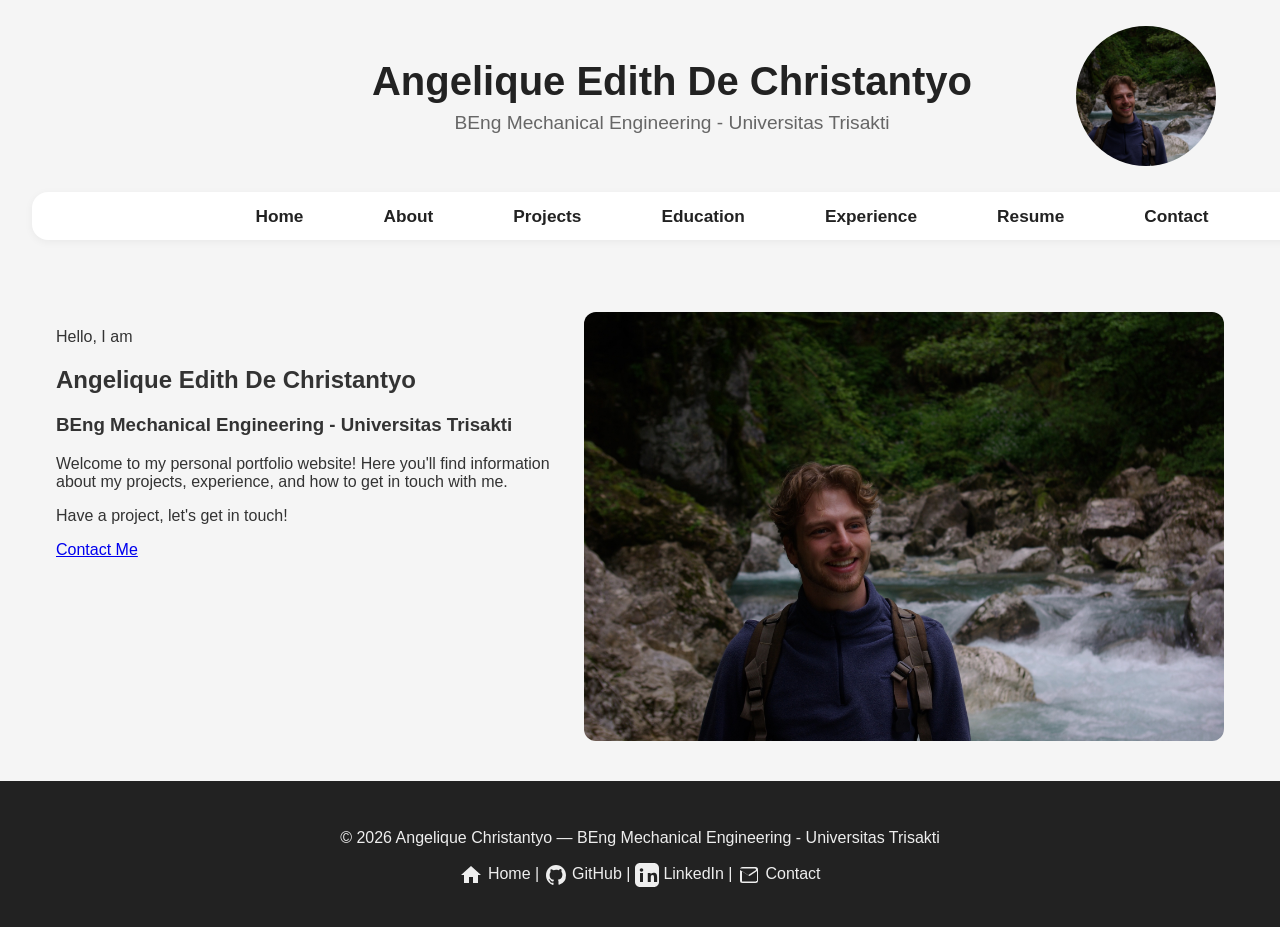
<file: index.html>
<!DOCTYPE html>
<html lang="en">
<head>
  <meta charset="UTF-8">
  <meta name="viewport" content="width=device-width, initial-scale=1.0">
  <title>Homepage</title>
  <link rel="stylesheet" href="style.css">
</head>
<body>
 <div id="site-header"></div>
  <script src="include.js"></script>
  <div class="presentation">
    <div class="intro-text">
      <p>Hello, I am</p>
      <h2>Angelique Edith De Christantyo</h2>
      <h3>BEng Mechanical Engineering - Universitas Trisakti</h3>
      <p>Welcome to my personal portfolio website! Here you'll find information about my projects, experience, and how to get in touch with me.</p>
      <p>Have a project, let's get in touch!</p>
      <a href="contact.html" class="contact-btn">Contact Me</a>

    </div>
    <img class="profile-pic" src="assets/pictures/pp.jpg" alt="Alexandre Allonas profile photo">
  </div>
  <footer class="site-footer">
    <p>© 2026 Angelique Christantyo &mdash; BEng Mechanical Engineering - Universitas Trisakti</p>
    <p>
      <a href="index.html" class="footer-link">
        <svg width="24" height="24" fill="currentColor" viewBox="0 0 24 24" style="vertical-align:middle;"><path d="M10 20v-6h4v6h5v-8h3L12 3 2 12h3v8z"/></svg>
        <span class="footer-link-text">Home</span>
      </a> |
      <a href="https://github.com/Cyanpileed" target="_blank" class="footer-link">
        <svg width="24" height="24" fill="currentColor" viewBox="0 0 24 24" style="vertical-align:middle;"><path d="M12 2C6.48 2 2 6.58 2 12.26c0 4.5 2.87 8.32 6.84 9.67.5.09.68-.22.68-.48 0-.24-.01-.87-.01-1.7-2.78.62-3.37-1.36-3.37-1.36-.45-1.18-1.1-1.5-1.1-1.5-.9-.63.07-.62.07-.62 1 .07 1.53 1.05 1.53 1.05.89 1.56 2.34 1.11 2.91.85.09-.66.35-1.11.63-1.37-2.22-.26-4.56-1.14-4.56-5.07 0-1.12.39-2.03 1.03-2.75-.1-.26-.45-1.3.1-2.7 0 0 .84-.28 2.75 1.05A9.38 9.38 0 0 1 12 6.84c.85.004 1.71.12 2.51.35 1.91-1.33 2.75-1.05 2.75-1.05.55 1.4.2 2.44.1 2.7.64.72 1.03 1.63 1.03 2.75 0 3.94-2.34 4.81-4.57 5.07.36.32.68.94.68 1.9 0 1.37-.01 2.47-.01 2.81 0 .27.18.58.69.48A10.01 10.01 0 0 0 22 12.26C22 6.58 17.52 2 12 2z"/></svg>
        <span class="footer-link-text">GitHub</span>
      </a> |
      <a href="https://linkedin.com/in/edithdchrst/" target="_blank" class="footer-link">
        <svg width="24" height="24" fill="currentColor" viewBox="0 0 24 24" style="vertical-align:middle;"><path d="M19 0h-14c-2.76 0-5 2.24-5 5v14c0 2.76 2.24 5 5 5h14c2.76 0 5-2.24 5-5v-14c0-2.76-2.24-5-5-5zm-11 19h-3v-9h3v9zm-1.5-10.28c-.97 0-1.75-.79-1.75-1.75s.78-1.75 1.75-1.75 1.75.79 1.75 1.75-.78 1.75-1.75 1.75zm15.5 10.28h-3v-4.5c0-1.08-.02-2.47-1.5-2.47-1.5 0-1.73 1.17-1.73 2.39v4.58h-3v-9h2.89v1.23h.04c.4-.75 1.38-1.54 2.84-1.54 3.04 0 3.6 2 3.6 4.59v4.72z"/></svg>
        <span class="footer-link-text">LinkedIn</span>
      </a> |
      <a href="contact.html" class="footer-link">
        <svg width="24" height="24" fill="currentColor" viewBox="0 0 24 24" style="vertical-align:middle;"><path d="M21 6.5a2.5 2.5 0 0 0-2.5-2.5h-13A2.5 2.5 0 0 0 3 6.5v11A2.5 2.5 0 0 0 5.5 20h13a2.5 2.5 0 0 0 2.5-2.5v-11zm-2.5-.5a.5.5 0 0 1 .5.5v.379l-8 5.333-8-5.333V6a.5.5 0 0 1 .5-.5h15zm.5 12a.5.5 0 0 1-.5.5h-13a.5.5 0 0 1-.5-.5V8.121l7.5 5 7.5-5V18z"/></svg>
        <span class="footer-link-text">Contact</span>
      </a>
    </p>
  </footer>
</body>
</html>
</file>
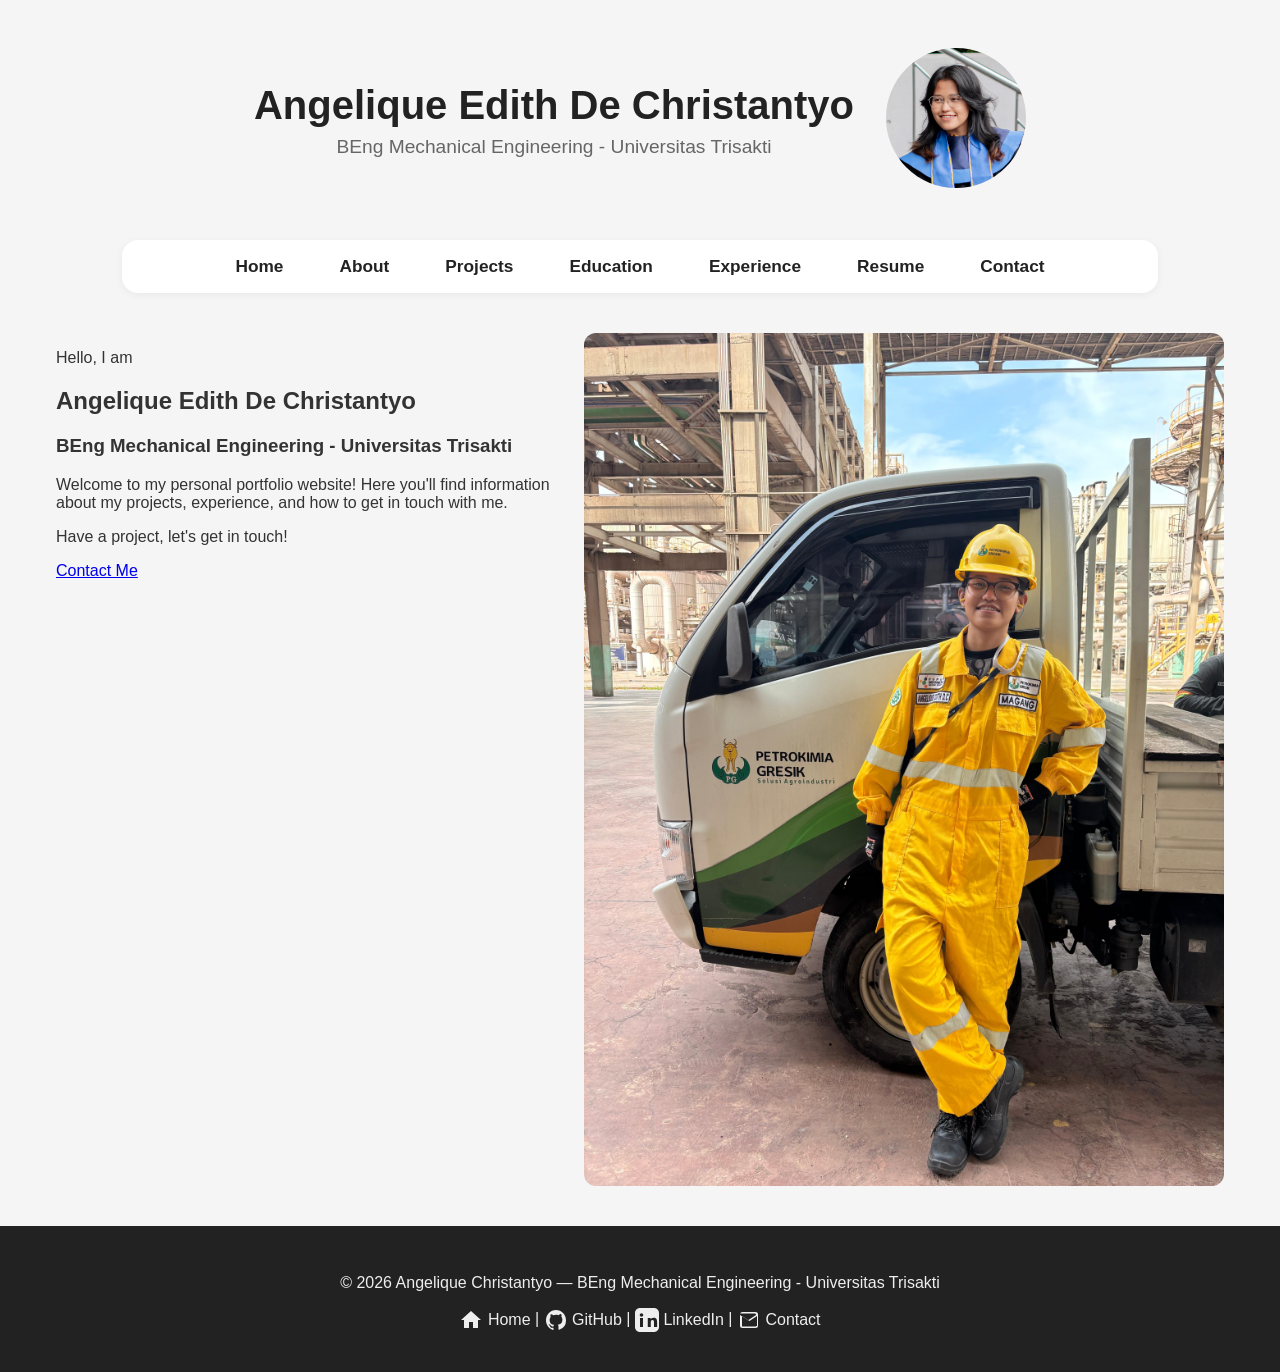
<file: src/index.html>
<!DOCTYPE html>
<html lang="en">
<head>
  <meta charset="UTF-8">
  <meta name="viewport" content="width=device-width, initial-scale=1.0">
  <title>Homepage</title>
  <link rel="stylesheet" href="style.css">
</head>
<body>
 <div id="site-header"></div>
  <script src="include.js"></script>
  <div class="presentation">
    <div class="intro-text">
      <p>Hello, I am</p>
      <h2>Angelique Edith De Christantyo</h2>
      <h3>BEng Mechanical Engineering - Universitas Trisakti</h3>
      <p>Welcome to my personal portfolio website! Here you'll find information about my projects, experience, and how to get in touch with me.</p>
      <p>Have a project, let's get in touch!</p>
      <a href="contact.html" class="contact-btn">Contact Me</a>

    </div>
    <img class="profile-pic" src="assets/pictures/pp_Edith.jpg" alt="Angelique Edith De Christantyo profile photo">
  </div>
  <footer class="site-footer">
    <p>© 2026 Angelique Christantyo &mdash; BEng Mechanical Engineering - Universitas Trisakti</p>
    <p>
      <a href="index.html" class="footer-link">
        <svg width="24" height="24" fill="currentColor" viewBox="0 0 24 24" style="vertical-align:middle;"><path d="M10 20v-6h4v6h5v-8h3L12 3 2 12h3v8z"/></svg>
        <span class="footer-link-text">Home</span>
      </a> |
      <a href="https://github.com/Cyanpileed" target="_blank" class="footer-link">
        <svg width="24" height="24" fill="currentColor" viewBox="0 0 24 24" style="vertical-align:middle;"><path d="M12 2C6.48 2 2 6.58 2 12.26c0 4.5 2.87 8.32 6.84 9.67.5.09.68-.22.68-.48 0-.24-.01-.87-.01-1.7-2.78.62-3.37-1.36-3.37-1.36-.45-1.18-1.1-1.5-1.1-1.5-.9-.63.07-.62.07-.62 1 .07 1.53 1.05 1.53 1.05.89 1.56 2.34 1.11 2.91.85.09-.66.35-1.11.63-1.37-2.22-.26-4.56-1.14-4.56-5.07 0-1.12.39-2.03 1.03-2.75-.1-.26-.45-1.3.1-2.7 0 0 .84-.28 2.75 1.05A9.38 9.38 0 0 1 12 6.84c.85.004 1.71.12 2.51.35 1.91-1.33 2.75-1.05 2.75-1.05.55 1.4.2 2.44.1 2.7.64.72 1.03 1.63 1.03 2.75 0 3.94-2.34 4.81-4.57 5.07.36.32.68.94.68 1.9 0 1.37-.01 2.47-.01 2.81 0 .27.18.58.69.48A10.01 10.01 0 0 0 22 12.26C22 6.58 17.52 2 12 2z"/></svg>
        <span class="footer-link-text">GitHub</span>
      </a> |
      <a href="https://linkedin.com/in/edithdchrst/" target="_blank" class="footer-link">
        <svg width="24" height="24" fill="currentColor" viewBox="0 0 24 24" style="vertical-align:middle;"><path d="M19 0h-14c-2.76 0-5 2.24-5 5v14c0 2.76 2.24 5 5 5h14c2.76 0 5-2.24 5-5v-14c0-2.76-2.24-5-5-5zm-11 19h-3v-9h3v9zm-1.5-10.28c-.97 0-1.75-.79-1.75-1.75s.78-1.75 1.75-1.75 1.75.79 1.75 1.75-.78 1.75-1.75 1.75zm15.5 10.28h-3v-4.5c0-1.08-.02-2.47-1.5-2.47-1.5 0-1.73 1.17-1.73 2.39v4.58h-3v-9h2.89v1.23h.04c.4-.75 1.38-1.54 2.84-1.54 3.04 0 3.6 2 3.6 4.59v4.72z"/></svg>
        <span class="footer-link-text">LinkedIn</span>
      </a> |
      <a href="contact.html" class="footer-link">
        <svg width="24" height="24" fill="currentColor" viewBox="0 0 24 24" style="vertical-align:middle;"><path d="M21 6.5a2.5 2.5 0 0 0-2.5-2.5h-13A2.5 2.5 0 0 0 3 6.5v11A2.5 2.5 0 0 0 5.5 20h13a2.5 2.5 0 0 0 2.5-2.5v-11zm-2.5-.5a.5.5 0 0 1 .5.5v.379l-8 5.333-8-5.333V6a.5.5 0 0 1 .5-.5h15zm.5 12a.5.5 0 0 1-.5.5h-13a.5.5 0 0 1-.5-.5V8.121l7.5 5 7.5-5V18z"/></svg>
        <span class="footer-link-text">Contact</span>
      </a>
    </p>
  </footer>
</body>
</html>
</file>
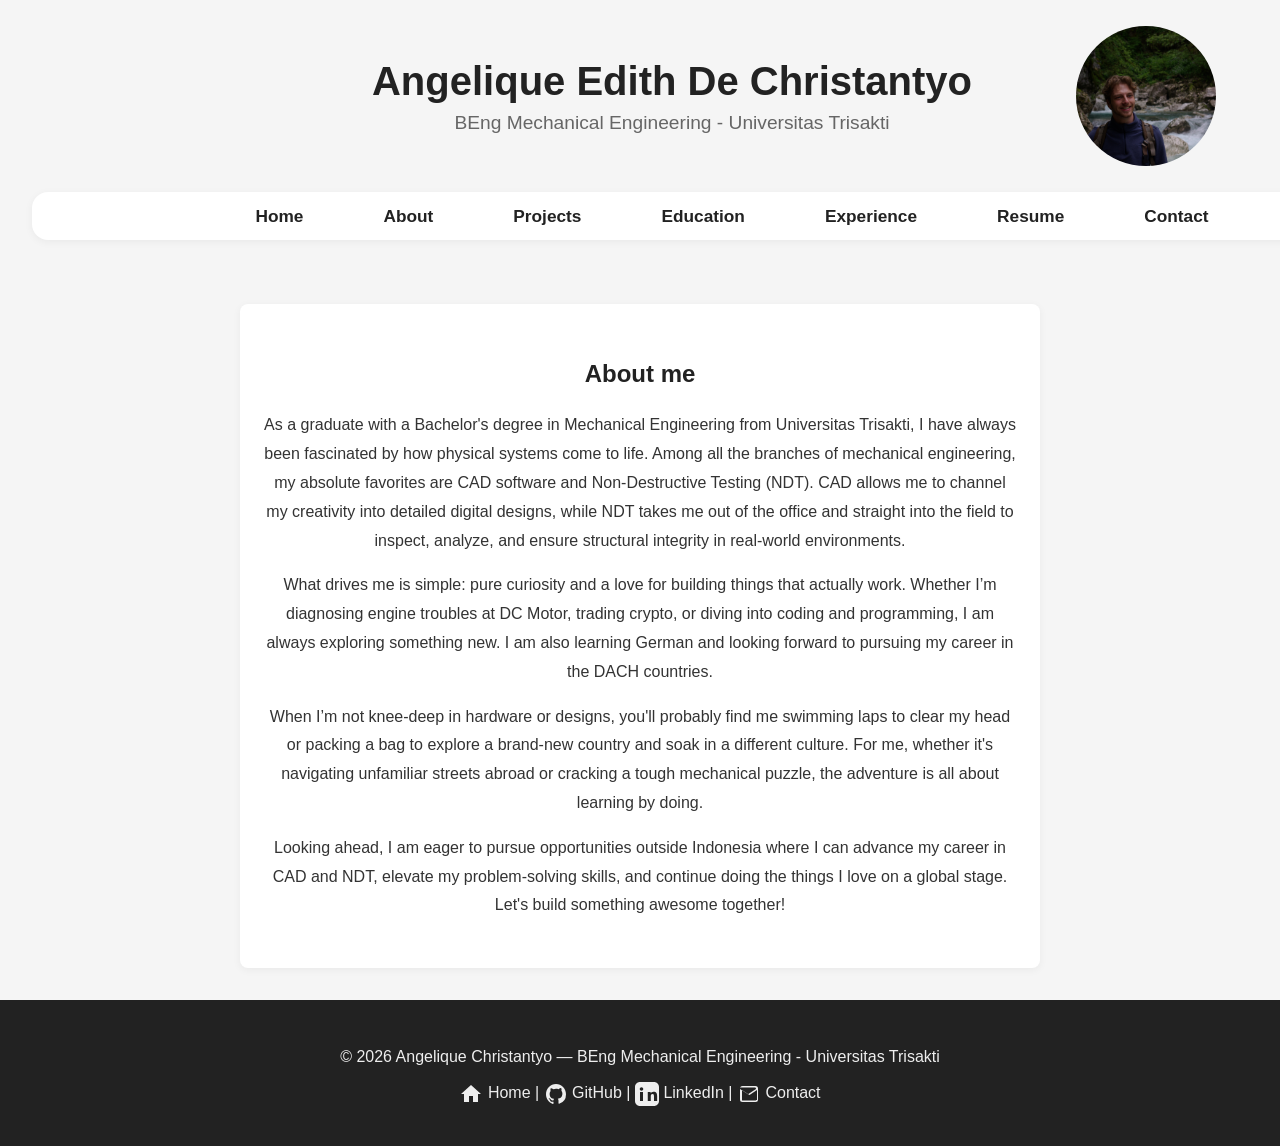
<file: about.html>
<!DOCTYPE html>
<html lang="en">
<head>
  <meta charset="UTF-8">
  <meta name="viewport" content="width=device-width, initial-scale=1.0">
  <title>About</title>
  <link rel="stylesheet" href="style.css">
</head>
<body>
  <div id="site-header"></div>
  <script src="include.js"></script>

  <div class="about-section">
    <h1 class="about-title">About me</h1>
    <p class="about-text">
      As a graduate with a Bachelor's degree in Mechanical Engineering from Universitas Trisakti, I have always been fascinated by how physical systems come to life. Among all the branches of mechanical engineering, my absolute favorites are CAD software and Non-Destructive Testing (NDT). CAD allows me to channel my creativity into detailed digital designs, while NDT takes me out of the office and straight into the field to inspect, analyze, and ensure structural integrity in real-world environments.
    </p>
    <p>
      What drives me is simple: pure curiosity and a love for building things that actually work. Whether I’m diagnosing engine troubles at DC Motor, trading crypto, or diving into coding and programming, I am always exploring something new. I am also learning German and looking forward to pursuing my career in the DACH countries.
    </p>
    <p>
      When I’m not knee-deep in hardware or designs, you'll probably find me swimming laps to clear my head or packing a bag to explore a brand-new country and soak in a different culture. For me, whether it's navigating unfamiliar streets abroad or cracking a tough mechanical puzzle, the adventure is all about learning by doing.
    </p>
    <p>
      Looking ahead, I am eager to pursue opportunities outside Indonesia where I can advance my career in CAD and NDT, elevate my problem-solving skills, and continue doing the things I love on a global stage. Let's build something awesome together!
    </p>
  </div>
  <footer class="site-footer">
    <p>© 2026 Angelique Christantyo &mdash; BEng Mechanical Engineering - Universitas Trisakti</p>
    <p>
      <a href="index.html" class="footer-link">
        <svg width="24" height="24" fill="currentColor" viewBox="0 0 24 24" style="vertical-align:middle;"><path d="M10 20v-6h4v6h5v-8h3L12 3 2 12h3v8z"/></svg>
        <span class="footer-link-text">Home</span>
      </a> |
      <a href="https://github.com/Cyanpileed" target="_blank" class="footer-link">
        <svg width="24" height="24" fill="currentColor" viewBox="0 0 24 24" style="vertical-align:middle;"><path d="M12 2C6.48 2 2 6.58 2 12.26c0 4.5 2.87 8.32 6.84 9.67.5.09.68-.22.68-.48 0-.24-.01-.87-.01-1.7-2.78.62-3.37-1.36-3.37-1.36-.45-1.18-1.1-1.5-1.1-1.5-.9-.63.07-.62.07-.62 1 .07 1.53 1.05 1.53 1.05.89 1.56 2.34 1.11 2.91.85.09-.66.35-1.11.63-1.37-2.22-.26-4.56-1.14-4.56-5.07 0-1.12.39-2.03 1.03-2.75-.1-.26-.45-1.3.1-2.7 0 0 .84-.28 2.75 1.05A9.38 9.38 0 0 1 12 6.84c.85.004 1.71.12 2.51.35 1.91-1.33 2.75-1.05 2.75-1.05.55 1.4.2 2.44.1 2.7.64.72 1.03 1.63 1.03 2.75 0 3.94-2.34 4.81-4.57 5.07.36.32.68.94.68 1.9 0 1.37-.01 2.47-.01 2.81 0 .27.18.58.69.48A10.01 10.01 0 0 0 22 12.26C22 6.58 17.52 2 12 2z"/></svg>
        <span class="footer-link-text">GitHub</span>
      </a> |
      <a href="https://linkedin.com/in/edithdchrst/" target="_blank" class="footer-link">
        <svg width="24" height="24" fill="currentColor" viewBox="0 0 24 24" style="vertical-align:middle;"><path d="M19 0h-14c-2.76 0-5 2.24-5 5v14c0 2.76 2.24 5 5 5h14c2.76 0 5-2.24 5-5v-14c0-2.76-2.24-5-5-5zm-11 19h-3v-9h3v9zm-1.5-10.28c-.97 0-1.75-.79-1.75-1.75s.78-1.75 1.75-1.75 1.75.79 1.75 1.75-.78 1.75-1.75 1.75zm15.5 10.28h-3v-4.5c0-1.08-.02-2.47-1.5-2.47-1.5 0-1.73 1.17-1.73 2.39v4.58h-3v-9h2.89v1.23h.04c.4-.75 1.38-1.54 2.84-1.54 3.04 0 3.6 2 3.6 4.59v4.72z"/></svg>
        <span class="footer-link-text">LinkedIn</span>
      </a> |
      <a href="contact.html" class="footer-link">
        <svg width="24" height="24" fill="currentColor" viewBox="0 0 24 24" style="vertical-align:middle;"><path d="M21 6.5a2.5 2.5 0 0 0-2.5-2.5h-13A2.5 2.5 0 0 0 3 6.5v11A2.5 2.5 0 0 0 5.5 20h13a2.5 2.5 0 0 0 2.5-2.5v-11zm-2.5-.5a.5.5 0 0 1 .5.5v.379l-8 5.333-8-5.333V6a.5.5 0 0 1 .5-.5h15zm.5 12a.5.5 0 0 1-.5.5h-13a.5.5 0 0 1-.5-.5V8.121l7.5 5 7.5-5V18z"/></svg>
        <span class="footer-link-text">Contact</span>
      </a>
    </p>
  </footer>
</body>
</html>
</file>
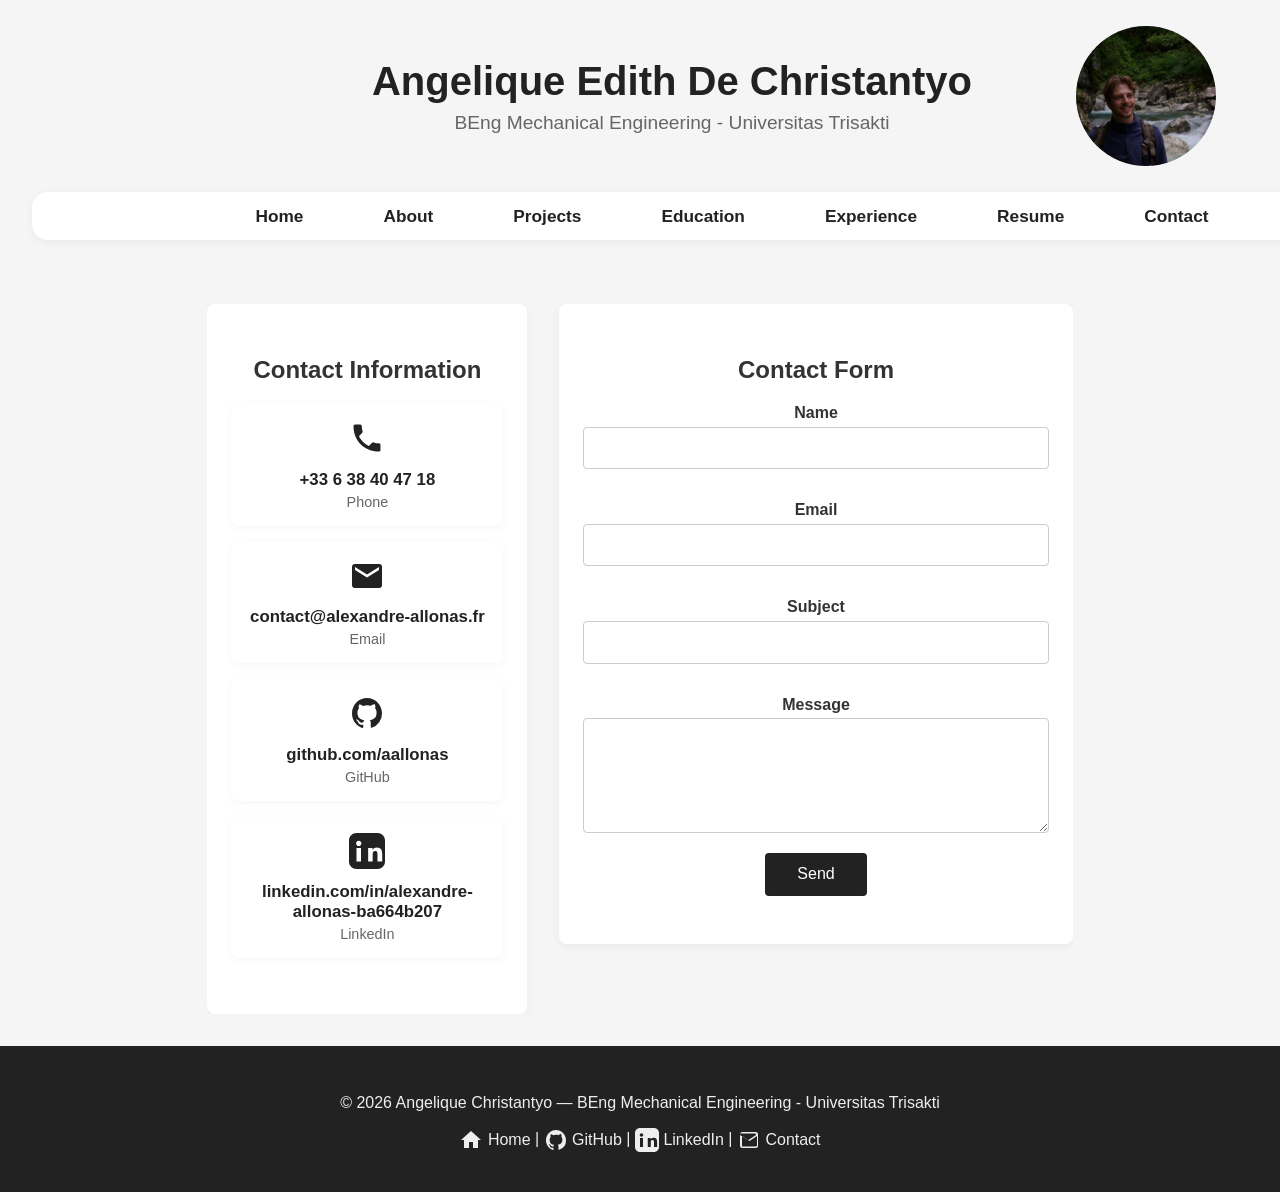
<file: contact.html>
<!DOCTYPE html>
<html lang="en">
<head>
  <meta charset="UTF-8">
  <meta name="viewport" content="width=device-width, initial-scale=1.0">
  <title>Contact</title>
  <link rel="stylesheet" href="style.css">
</head>
<body class="contact-page">
  <div id="site-header"></div>
  <div class="page-content">
  <script src="include.js"></script>

  <div class="contact-sections">
    <section class="contact-info-section">
      <h2>Contact Information</h2>
      <div class="contact-grid">
        <div class="contact-card">
          <a href="tel:+33638404718">
          <div class="card-icon">
            <svg width="36" height="36" viewBox="0 0 24 24" fill="currentColor" aria-hidden="true"><path d="M6.62 10.79a15.05 15.05 0 0 0 6.59 6.59l2.2-2.2a1 1 0 0 1 1.01-.24c1.12.37 2.33.57 3.57.57a1 1 0 0 1 1 1V20a1 1 0 0 1-1 1C10.07 21 3 13.93 3 4a1 1 0 0 1 1-1h3.5a1 1 0 0 1 1 1c0 1.24.2 2.45.57 3.57a1 1 0 0 1-.24 1.01l-2.21 2.21z"/></svg>
          </div>
          </a>
          <div class="card-body">
            <a class="card-link" href="tel:+33638404718">+33 6 38 40 47 18</a>
            <div class="card-label">Phone</div>
          </div>
        </div>

        <div class="contact-card">
          <a href="mailto:alexandre.allonas@gmail.com">
          <div class="card-icon">
            <svg width="36" height="36" viewBox="0 0 24 24" fill="currentColor" aria-hidden="true"><path d="M20 4H4a2 2 0 0 0-2 2v12a2 2 0 0 0 2 2h16a2 2 0 0 0 2-2V6a2 2 0 0 0-2-2zm0 4l-8 5-8-5V6l8 5 8-5v2z"/></svg>
          </div>
          </a>
          <div class="card-body">
            <a class="card-link" href="mailto:contact@alexandre-allonas.fr">contact@alexandre-allonas.fr</a>
            <div class="card-label">Email</div>
          </div>
        </div>

        <div class="contact-card">
          <a href="https://github.com/aallonas" >
          <div class="card-icon">
            <svg width="36" height="36" viewBox="0 0 24 24" fill="currentColor" aria-hidden="true"><path d="M12 2C6.48 2 2 6.58 2 12.26c0 4.5 2.87 8.32 6.84 9.67.5.09.68-.22.68-.48 0-.24-.01-.87-.01-1.7-2.78.62-3.37-1.36-3.37-1.36-.45-1.18-1.1-1.5-1.1-1.5-.9-.63.07-.62.07-.62 1 .07 1.53 1.05 1.53 1.05.89 1.56 2.34 1.11 2.91.85.09-.66.35-1.11.63-1.37-2.22-.26-4.56-1.14-4.56-5.07 0-1.12.39-2.03 1.03-2.75-.1-.26-.45-1.3.1-2.7 0 0 .84-.28 2.75 1.05A9.38 9.38 0 0 1 12 6.84c.85.004 1.71.12 2.51.35 1.91-1.33 2.75-1.05 2.75-1.05.55 1.4.2 2.44.1 2.7.64.72 1.03 1.63 1.03 2.75 0 3.94-2.34 4.81-4.57 5.07.36.32.68.94.68 1.9 0 1.37-.01 2.47-.01 2.81 0 .27.18.58.69.48A10.01 10.01 0 0 0 22 12.26C22 6.58 17.52 2 12 2z"/></svg>
          </div>
          </a>
          <div class="card-body">
            <a class="card-link" href="https://github.com/aallonas" target="_blank" rel="noopener noreferrer">github.com/aallonas</a>
            <div class="card-label">GitHub</div>
          </div>
        </div>

        <div class="contact-card">
          <a href="https://linkedin.com/in/alexandre-allonas-ba664b207">
          <div class="card-icon">
            <svg width="36" height="36" viewBox="0 0 24 24" fill="currentColor" aria-hidden="true"><path d="M19 0h-14c-2.76 0-5 2.24-5 5v14c0 2.76 2.24 5 5 5h14c2.76 0 5-2.24 5-5v-14c0-2.76-2.24-5-5-5zm-11 19h-3v-9h3v9zm-1.5-10.28c-.97 0-1.75-.79-1.75-1.75s.78-1.75 1.75-1.75 1.75.79 1.75 1.75-.78 1.75-1.75 1.75zm15.5 10.28h-3v-4.5c0-1.08-.02-2.47-1.5-2.47-1.5 0-1.73 1.17-1.73 2.39v4.58h-3v-9h2.89v1.23h.04c.4-.75 1.38-1.54 2.84-1.54 3.04 0 3.6 2 3.6 4.59v4.72z"/></svg>
          </div>          
          </a>
          <div class="card-body">
            <a class="card-link" href="https://linkedin.com/in/alexandre-allonas-ba664b207" target="_blank" rel="noopener noreferrer">linkedin.com/in/alexandre-allonas-ba664b207</a>
            <div class="card-label">LinkedIn</div>
          </div>
        </div>
      </div>
    </section>
    <section class="contact-form-section">
      <h2>Contact Form</h2>
      <form class="contact-form" id="contactForm" action="https://formspree.io/f/mdkwznal" method="POST">
        <!-- Honeypot field to deter bots (should remain hidden) -->
        <input type="text" name="_gotcha" id="_gotcha" style="display:none;" tabindex="-1" autocomplete="off">
        <input type="hidden" name="_subject" value="Website contact form submission">

        <label for="name">Name</label>
        <input type="text" id="name" name="name" required>
        <label for="email">Email</label>
        <input type="email" id="email" name="email" required>
        <label for="subject">Subject</label>
        <input type="text" id="subject" name="subject" required>
        <label for="message">Message</label>
        <textarea id="message" name="message" rows="5" required></textarea>
        <button type="submit">Send</button>

        <!-- status area for JS feedback; with non-JS fallback the browser will navigate to Formspree's success page -->
        <div id="formStatus" class="form-status" role="status" aria-live="polite" style="margin-top:1rem"></div>
      </form>
    </section>
  </div>
  </div>

  <script>
    // AJAX submit handler for Formspree with graceful non-JS fallback
    (function(){
      const form = document.getElementById('contactForm');
      if (!form) return;
      const status = document.getElementById('formStatus');

      form.addEventListener('submit', async (e) => {
        // If form will be submitted without JS, the browser handles it via action attribute
        e.preventDefault();

        // basic visual validation handled by 'required' attributes; additional checks can be added here
        const gotcha = form.querySelector('[name="_gotcha"]').value;
        if (gotcha) {
          // likely a bot
          status.textContent = 'Submission blocked.';
          return;
        }

        const submitBtn = form.querySelector('button[type="submit"]');
        submitBtn.disabled = true;
        status.textContent = 'Sending...';

        try {
          const formData = new FormData(form);
          const res = await fetch(form.action, {
            method: form.method,
            headers: { 'Accept': 'application/json' },
            body: formData
          });

          if (res.ok) {
            form.reset();
            status.style.color = 'green';
            status.textContent = 'Message sent — thank you!';
          } else {
            const data = await res.json().catch(() => ({}));
            status.style.color = 'crimson';
            status.textContent = data.error || 'There was an error sending your message.';
          }
        } catch (err) {
          status.style.color = 'crimson';
          status.textContent = 'Network error. Please try again later.';
        } finally {
          submitBtn.disabled = false;
        }
      });
    })();
  </script>
  <footer class="site-footer">
    <p>© 2026 Angelique Christantyo &mdash; BEng Mechanical Engineering - Universitas Trisakti</p>
    <p>
      <a href="index.html" class="footer-link">
        <svg width="24" height="24" fill="currentColor" viewBox="0 0 24 24" style="vertical-align:middle;"><path d="M10 20v-6h4v6h5v-8h3L12 3 2 12h3v8z"/></svg>
        <span class="footer-link-text">Home</span>
      </a> |
      <a href="https://github.com/Cyanpileed" target="_blank" class="footer-link">
        <svg width="24" height="24" fill="currentColor" viewBox="0 0 24 24" style="vertical-align:middle;"><path d="M12 2C6.48 2 2 6.58 2 12.26c0 4.5 2.87 8.32 6.84 9.67.5.09.68-.22.68-.48 0-.24-.01-.87-.01-1.7-2.78.62-3.37-1.36-3.37-1.36-.45-1.18-1.1-1.5-1.1-1.5-.9-.63.07-.62.07-.62 1 .07 1.53 1.05 1.53 1.05.89 1.56 2.34 1.11 2.91.85.09-.66.35-1.11.63-1.37-2.22-.26-4.56-1.14-4.56-5.07 0-1.12.39-2.03 1.03-2.75-.1-.26-.45-1.3.1-2.7 0 0 .84-.28 2.75 1.05A9.38 9.38 0 0 1 12 6.84c.85.004 1.71.12 2.51.35 1.91-1.33 2.75-1.05 2.75-1.05.55 1.4.2 2.44.1 2.7.64.72 1.03 1.63 1.03 2.75 0 3.94-2.34 4.81-4.57 5.07.36.32.68.94.68 1.9 0 1.37-.01 2.47-.01 2.81 0 .27.18.58.69.48A10.01 10.01 0 0 0 22 12.26C22 6.58 17.52 2 12 2z"/></svg>
        <span class="footer-link-text">GitHub</span>
      </a> |
      <a href="https://linkedin.com/in/edithdchrst/" target="_blank" class="footer-link">
        <svg width="24" height="24" fill="currentColor" viewBox="0 0 24 24" style="vertical-align:middle;"><path d="M19 0h-14c-2.76 0-5 2.24-5 5v14c0 2.76 2.24 5 5 5h14c2.76 0 5-2.24 5-5v-14c0-2.76-2.24-5-5-5zm-11 19h-3v-9h3v9zm-1.5-10.28c-.97 0-1.75-.79-1.75-1.75s.78-1.75 1.75-1.75 1.75.79 1.75 1.75-.78 1.75-1.75 1.75zm15.5 10.28h-3v-4.5c0-1.08-.02-2.47-1.5-2.47-1.5 0-1.73 1.17-1.73 2.39v4.58h-3v-9h2.89v1.23h.04c.4-.75 1.38-1.54 2.84-1.54 3.04 0 3.6 2 3.6 4.59v4.72z"/></svg>
        <span class="footer-link-text">LinkedIn</span>
      </a> |
      <a href="contact.html" class="footer-link">
        <svg width="24" height="24" fill="currentColor" viewBox="0 0 24 24" style="vertical-align:middle;"><path d="M21 6.5a2.5 2.5 0 0 0-2.5-2.5h-13A2.5 2.5 0 0 0 3 6.5v11A2.5 2.5 0 0 0 5.5 20h13a2.5 2.5 0 0 0 2.5-2.5v-11zm-2.5-.5a.5.5 0 0 1 .5.5v.379l-8 5.333-8-5.333V6a.5.5 0 0 1 .5-.5h15zm.5 12a.5.5 0 0 1-.5.5h-13a.5.5 0 0 1-.5-.5V8.121l7.5 5 7.5-5V18z"/></svg>
        <span class="footer-link-text">Contact</span>
      </a>
    </p>
  </footer>
</body>
</html>
</file>
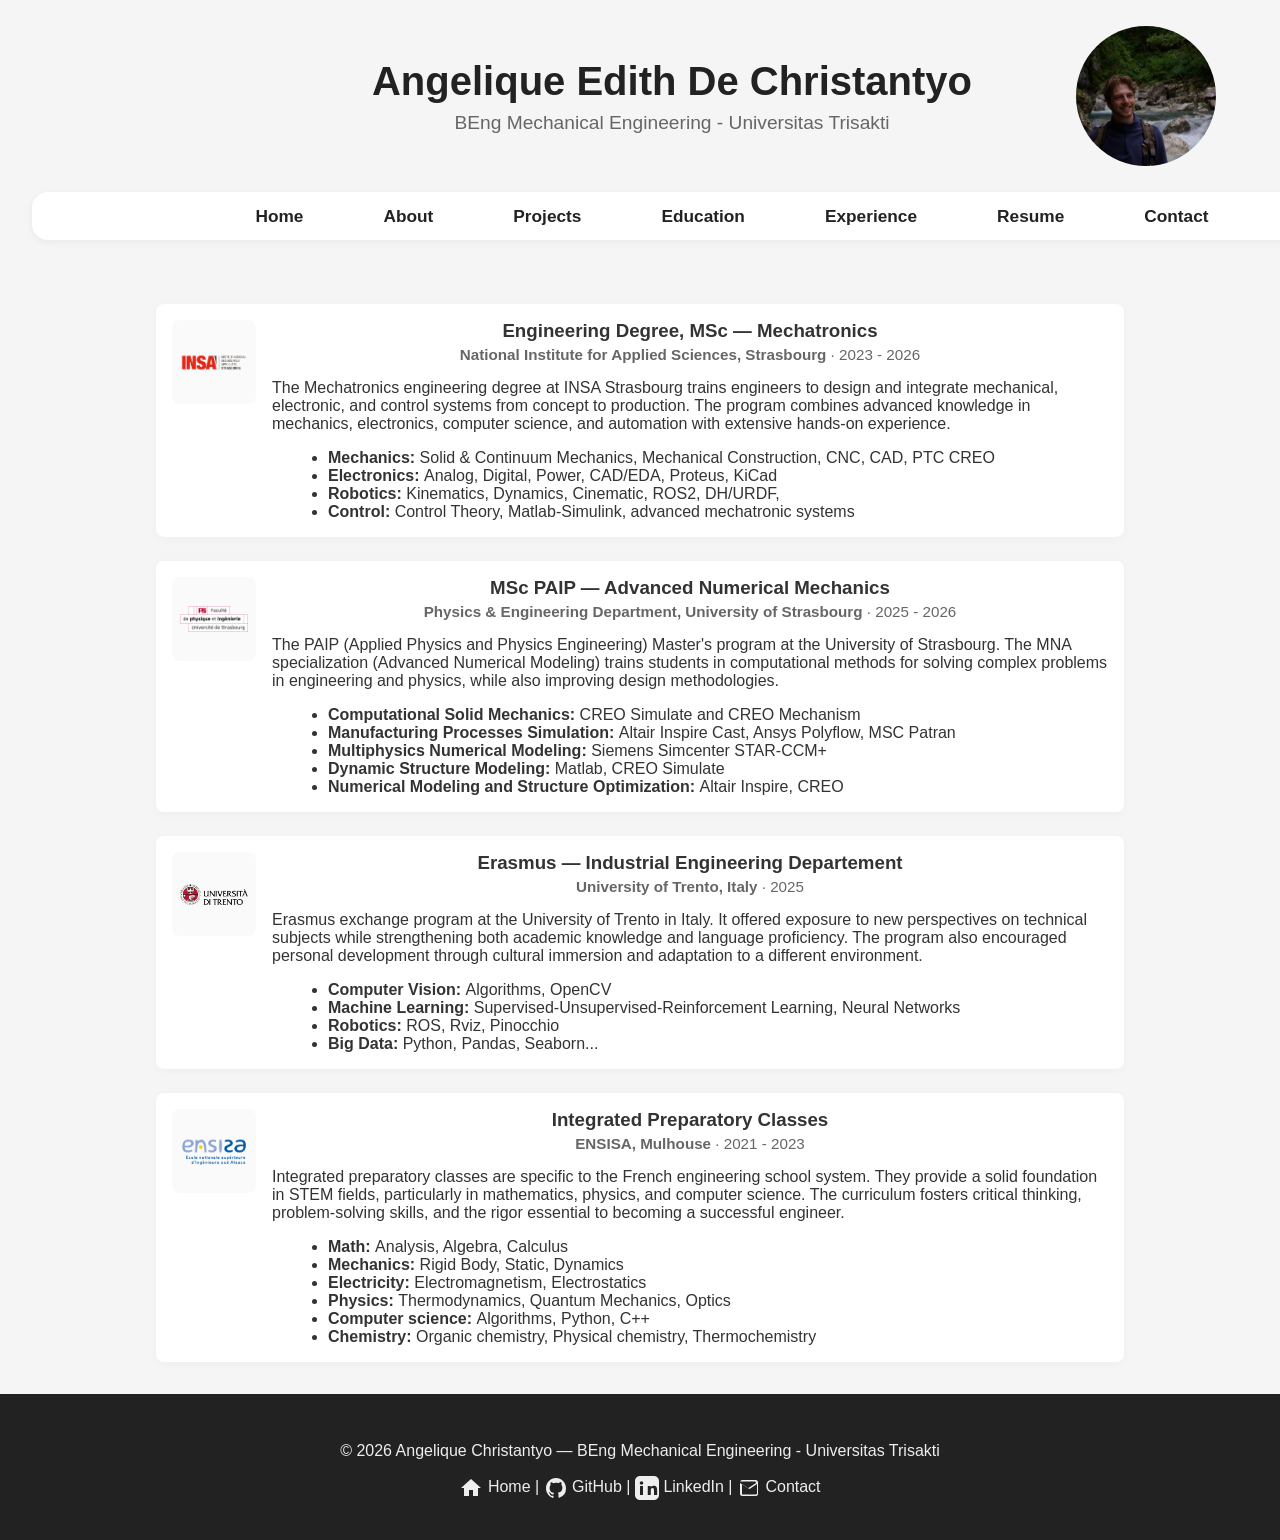
<file: education.html>
<!DOCTYPE html>
<html lang="en">
<head>
  <meta charset="UTF-8">
  <meta name="viewport" content="width=device-width, initial-scale=1.0">
  <title>Education</title>
  <link rel="stylesheet" href="style.css">
</head>
<body>
  <div id="site-header"></div>
  <script src="include.js"></script>

  <section class="education-list" aria-label="Education background">
    
    <article class="education-item">
      <a href="https://www.insa-strasbourg.fr/en/mechatronics/?menu=courses&parent_label=The+INSA+engineer" target="_blank">
        <img class="edu-logo" src="assets/logos/insa_strasbourg.png" alt="INSA Strasbourg logo">
      </a>
      <div class="education-content">
        <h3 class="degree">Engineering Degree, MSc — Mechatronics</h3>
        <div class="meta"><strong>National Institute for Applied Sciences, Strasbourg</strong> &middot; 2023 - 2026</div>
        <p>The Mechatronics engineering degree at INSA Strasbourg trains engineers to design and integrate mechanical, electronic, and control systems from concept to production. 
          The program combines advanced knowledge in mechanics, electronics, computer science, and automation with extensive hands-on experience.
        </p>
        <ul>
          <li><strong>Mechanics: </strong> Solid & Continuum Mechanics, Mechanical Construction, CNC, CAD, PTC CREO</li>
          <li><strong>Electronics: </strong> Analog, Digital, Power, CAD/EDA, Proteus, KiCad</li>
          <li><strong>Robotics: </strong> Kinematics, Dynamics, Cinematic, ROS2, DH/URDF, </li>
          <li><strong>Control: </strong> Control Theory, Matlab-Simulink, advanced mechatronic systems</li>
        </ul>
      </div>
    </article>

    <article class="education-item">
      <a href="https://physique-ingenierie.unistra.fr/formations/masters/physique-appliquee-et-ingenierie-physique/modelisation-numerique-avancee-mna/" target="_blank">
        <img class="edu-logo" src="assets/logos/p&i_unistra.png" alt="Physics and Engineering at University of Strasbourg logo">
      </a>
        <div class="education-content">
        <h3 class="degree">MSc PAIP — Advanced Numerical Mechanics</h3>
        <div class="meta"><strong>Physics & Engineering Department, University of Strasbourg </strong> &middot; 2025 - 2026</div>
        <p>
          The PAIP (Applied Physics and Physics Engineering) Master's program at the University of Strasbourg.  
          The MNA specialization (Advanced Numerical Modeling) trains students in computational methods for solving complex problems in engineering and physics, while also improving design methodologies.  
        </p>
        <ul>
          <li><strong>Computational Solid Mechanics: </strong> CREO Simulate and CREO Mechanism</li>
          <li><strong>Manufacturing Processes  Simulation: </strong> Altair Inspire Cast, Ansys Polyflow, MSC Patran</li>
          <li><strong>Multiphysics Numerical Modeling: </strong> Siemens Simcenter STAR-CCM+</li>
          <li><strong>Dynamic Structure Modeling: </strong> Matlab, CREO Simulate </li>
          <li><strong>Numerical Modeling and Structure Optimization: </strong> Altair Inspire, CREO </li>
         
        </ul>
      </div>
    </article>
    
    <article class="education-item">
      <a href="https://www.unitn.it/en" target="_blank">
      <img class="edu-logo" src="assets/logos/unitrento.png" alt="University of Trento logo">
      </a>
      <div class="education-content">
        <h3 class="degree">Erasmus — Industrial Engineering Departement</h3>
        <div class="meta"><strong>University of Trento, Italy</strong> &middot; 2025</div>
        <p>
          Erasmus exchange program at the University of Trento in Italy.  
          It offered exposure to new perspectives on technical subjects while strengthening both academic knowledge and language proficiency.  
          The program also encouraged personal development through cultural immersion and adaptation to a different environment.  
        </p>

        <ul>
          <li><strong>Computer Vision: </strong>Algorithms, OpenCV </li>
          <li><strong>Machine Learning: </strong>Supervised-Unsupervised-Reinforcement Learning, Neural Networks</li>
          <li><strong>Robotics: </strong> ROS, Rviz, Pinocchio</li>
          <li><strong>Big Data: </strong> Python, Pandas, Seaborn... </li>
        </ul>
      </div>
    </article>

    <article class="education-item">
      <a href="https://www.ensisa.uha.fr/" target="_blank">
        <img class="edu-logo" src="assets/logos/ensisa.png" alt="ENSISA logo" >
      </a>
      <div class="education-content">
        <h3 class="degree">Integrated Preparatory Classes</h3>
        <div class="meta"><strong>ENSISA, Mulhouse</strong> &middot; 2021 - 2023</div>
        <p>
          Integrated preparatory classes are specific to the French engineering school system.  
          They provide a solid foundation in STEM fields, particularly in mathematics, physics, and computer science.  
          The curriculum fosters critical thinking, problem-solving skills, and the rigor essential to becoming a successful engineer.  
        </p>
        <ul>
          <li><strong>Math: </strong>Analysis, Algebra, Calculus</li>
          <li><strong>Mechanics: </strong>Rigid Body, Static, Dynamics  </li>
          <li><strong>Electricity: </strong>Electromagnetism, Electrostatics </li>
          <li><strong>Physics: </strong>Thermodynamics, Quantum Mechanics, Optics</li>          
          <li><strong>Computer science: </strong>Algorithms, Python, C++</li>
          <li><strong>Chemistry: </strong>Organic chemistry, Physical chemistry, Thermochemistry</li>
        </ul>
      </article>
  </section>
</body>

<footer class="site-footer">
  <p>© 2026 Angelique Christantyo &mdash; BEng Mechanical Engineering - Universitas Trisakti</p>
    <p>
      <a href="index.html" class="footer-link">
        <svg width="24" height="24" fill="currentColor" viewBox="0 0 24 24" style="vertical-align:middle;"><path d="M10 20v-6h4v6h5v-8h3L12 3 2 12h3v8z"/></svg>
        <span class="footer-link-text">Home</span>
      </a> |
      <a href="https://github.com/Cyanpileed" target="_blank" class="footer-link">
        <svg width="24" height="24" fill="currentColor" viewBox="0 0 24 24" style="vertical-align:middle;"><path d="M12 2C6.48 2 2 6.58 2 12.26c0 4.5 2.87 8.32 6.84 9.67.5.09.68-.22.68-.48 0-.24-.01-.87-.01-1.7-2.78.62-3.37-1.36-3.37-1.36-.45-1.18-1.1-1.5-1.1-1.5-.9-.63.07-.62.07-.62 1 .07 1.53 1.05 1.53 1.05.89 1.56 2.34 1.11 2.91.85.09-.66.35-1.11.63-1.37-2.22-.26-4.56-1.14-4.56-5.07 0-1.12.39-2.03 1.03-2.75-.1-.26-.45-1.3.1-2.7 0 0 .84-.28 2.75 1.05A9.38 9.38 0 0 1 12 6.84c.85.004 1.71.12 2.51.35 1.91-1.33 2.75-1.05 2.75-1.05.55 1.4.2 2.44.1 2.7.64.72 1.03 1.63 1.03 2.75 0 3.94-2.34 4.81-4.57 5.07.36.32.68.94.68 1.9 0 1.37-.01 2.47-.01 2.81 0 .27.18.58.69.48A10.01 10.01 0 0 0 22 12.26C22 6.58 17.52 2 12 2z"/></svg>
        <span class="footer-link-text">GitHub</span>
      </a> |
      <a href="https://linkedin.com/in/edithdchrst/" target="_blank" class="footer-link">
        <svg width="24" height="24" fill="currentColor" viewBox="0 0 24 24" style="vertical-align:middle;"><path d="M19 0h-14c-2.76 0-5 2.24-5 5v14c0 2.76 2.24 5 5 5h14c2.76 0 5-2.24 5-5v-14c0-2.76-2.24-5-5-5zm-11 19h-3v-9h3v9zm-1.5-10.28c-.97 0-1.75-.79-1.75-1.75s.78-1.75 1.75-1.75 1.75.79 1.75 1.75-.78 1.75-1.75 1.75zm15.5 10.28h-3v-4.5c0-1.08-.02-2.47-1.5-2.47-1.5 0-1.73 1.17-1.73 2.39v4.58h-3v-9h2.89v1.23h.04c.4-.75 1.38-1.54 2.84-1.54 3.04 0 3.6 2 3.6 4.59v4.72z"/></svg>
        <span class="footer-link-text">LinkedIn</span>
      </a> |
      <a href="contact.html" class="footer-link">
        <svg width="24" height="24" fill="currentColor" viewBox="0 0 24 24" style="vertical-align:middle;"><path d="M21 6.5a2.5 2.5 0 0 0-2.5-2.5h-13A2.5 2.5 0 0 0 3 6.5v11A2.5 2.5 0 0 0 5.5 20h13a2.5 2.5 0 0 0 2.5-2.5v-11zm-2.5-.5a.5.5 0 0 1 .5.5v.379l-8 5.333-8-5.333V6a.5.5 0 0 1 .5-.5h15zm.5 12a.5.5 0 0 1-.5.5h-13a.5.5 0 0 1-.5-.5V8.121l7.5 5 7.5-5V18z"/></svg>
        <span class="footer-link-text">Contact</span>
      </a>
    </p>
</footer>
</html>
</file>
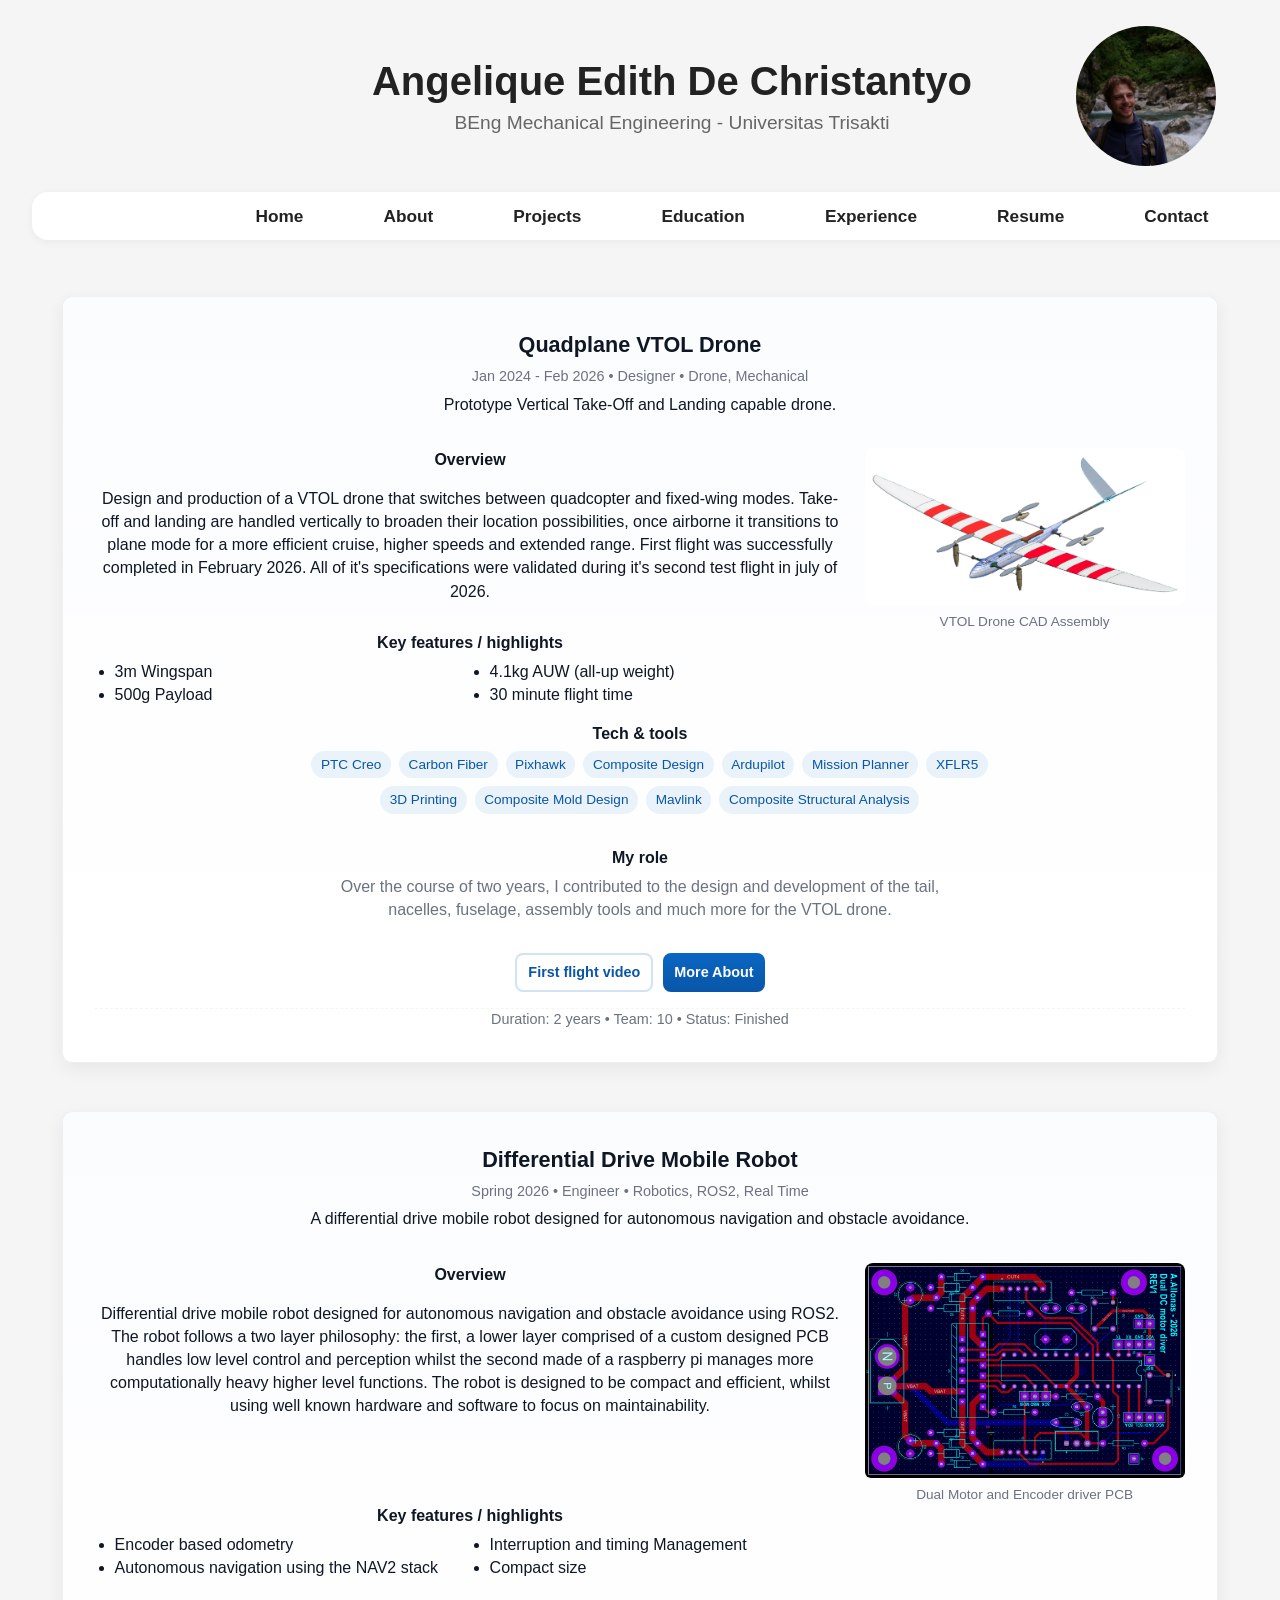
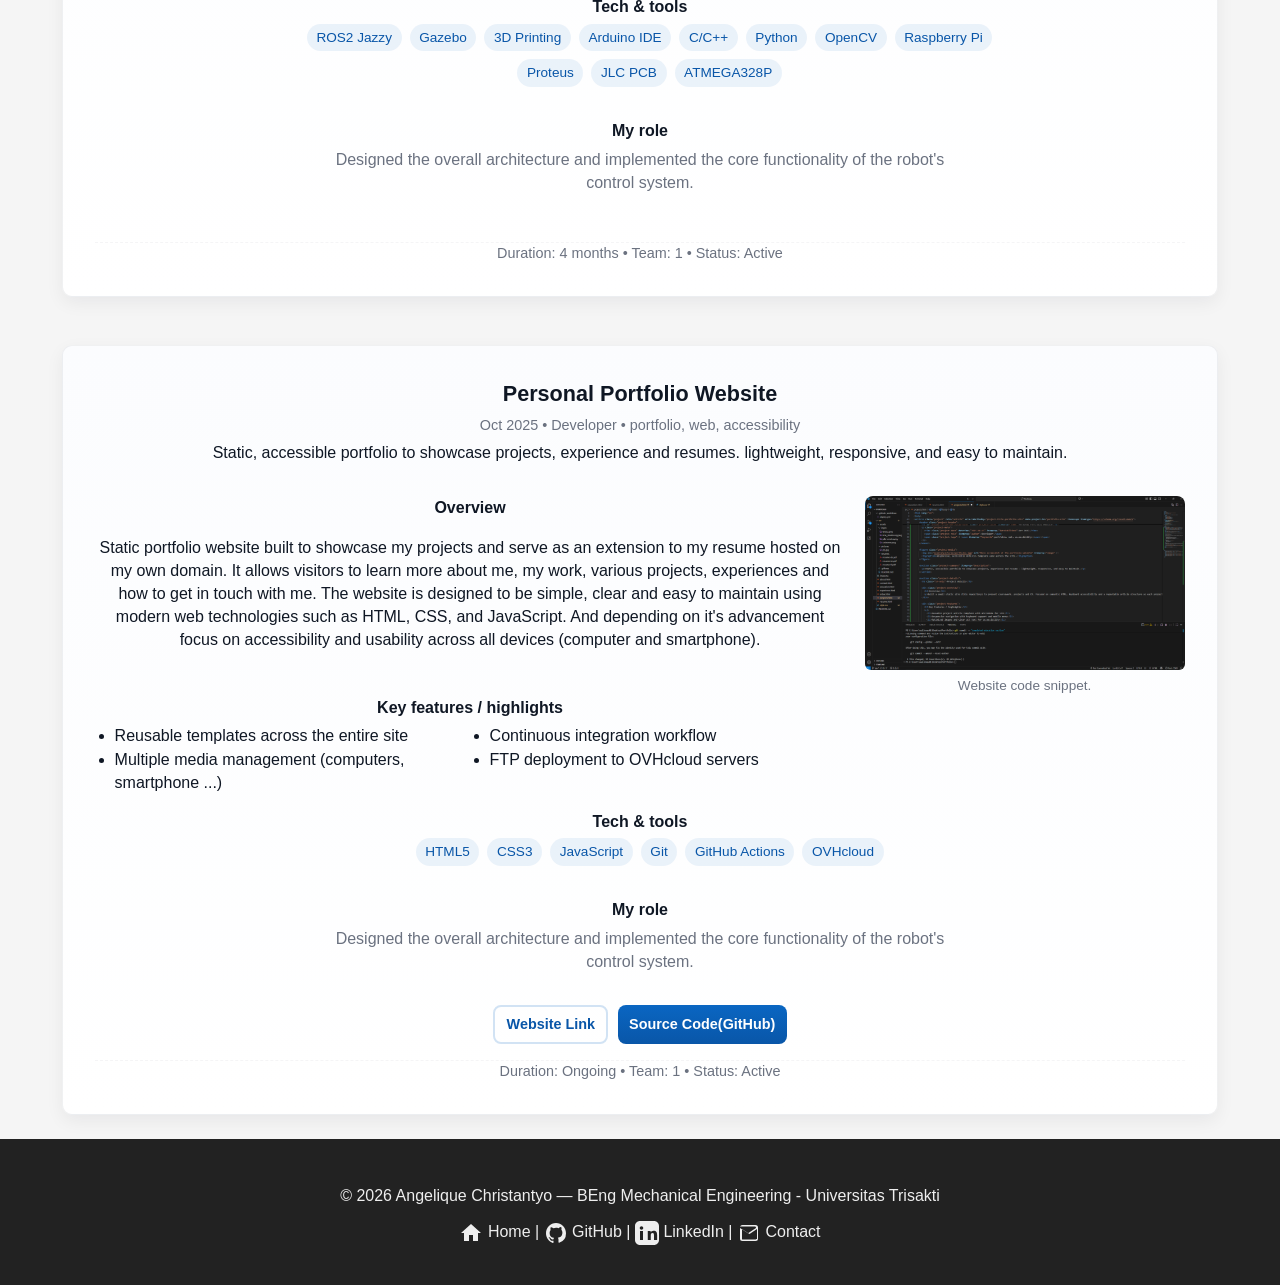
<file: projects.html>
<!DOCTYPE html>
<html lang="en">
<head>
  <meta charset="UTF-8">
  <meta name="viewport" content="width=device-width, initial-scale=1.0">
  <title>Projects</title>
  <link rel="stylesheet" href="style.css">
</head>
<body>
  <div id="site-header"></div>
  <script src="include.js"></script>

  <article class="project" role="article" aria-labelledby="project-title-portfolio-site" data-project-id="portfolio-site" itemscope itemtype="https://schema.org/CreativeWork">
    <header class="project-header">
      <h2 id="project-title-portfolio-site" class="project-title" itemprop="name">Quadplane VTOL Drone</h2>
      <p class="project-meta">
        <time class="project-date" datetime="2025-10-15" itemprop="datePublished">Jan 2024 - Feb 2026</time>
        <span class="project-role" itemprop="author">• Designer</span>
        <span class="project-tags">• <span itemprop="keywords">Drone, Mechanical</span></span>
      </p>
      <p class="project-summary" itemprop="description">
        Prototype Vertical Take-Off and Landing capable drone.
      </p>
    </header>

    <figure class="project-media">
      <img src="assets/pictures/VTOL_CAD.png" alt="CAD Render of the VTOL drone" itemprop="image" />
      <figcaption>VTOL Drone CAD Assembly</figcaption>
    </figure>

    <section class="project-details">
      <h3 class="sr-only">Project details</h3>

      <div class="project-overview">
        <h4>Overview</h4>
        <p>
          Design and production of a VTOL drone that switches between quadcopter and fixed-wing modes. 
          Take-off and landing are handled vertically to broaden their location possibilities, 
          once airborne it transitions to plane mode for a more efficient cruise, higher speeds and extended range.
          First flight was successfully completed in February 2026.
          All of it's specifications were validated during it's second test flight in july of 2026.
        </p>
      </div>

      <div class="project-features">
        <h4>Key features / highlights</h4>
        <ul>
          <li>3m Wingspan</li>
          <li>500g Payload</li>
          <li>4.1kg AUW (all-up weight)</li>
          <li>30 minute flight time</li>
        </ul>
      </div>

      <div class="project-tech">
        <h4>Tech & tools</h4>
        <ul class="tech-list" aria-label="Technologies used">
          <li>PTC Creo</li>
          <li>Carbon Fiber</li>
          <li>Pixhawk</li>
          <li>Composite Design</li>
          <li>Ardupilot</li>
          <li>Mission Planner</li>
          <li>XFLR5</li>
          <li>3D Printing</li>
          <li>Composite Mold Design</li>
          <li>Mavlink</li>
          <li>Composite Structural Analysis</li>
        </ul>
      </div>

      <div class="project-role">
        <h4>My role</h4>
        <p>
            Over the course of two years, I contributed to the design and development of the tail, nacelles, fuselage, assembly tools and much more for the VTOL drone.

        </p>
      </div>

      <div class="project-links" aria-label="Project links"> 
        <a class="btn" href="https://youtu.be/p3VMUb1bDCs" target="_blank" rel="noopener noreferrer">First flight video</a>
        <!--<a class="btn" href="assets/resumes/resume-en.pdf" target="_blank" rel="noopener noreferrer">Scool article</a>-->
        <a class="btn btn-primary" href="https://youtu.be/p3VMUb1bDCs">More About</a>
      </div>
    </section>
    <footer class="project-footer" aria-hidden="false">
      <p class="project-stats">Duration: 2 years • Team: 10 • Status: Finished</p>
    </footer>
  </article>

  <article class="project" role="article" aria-labelledby="project-title-portfolio-site" data-project-id="portfolio-site" itemscope itemtype="https://schema.org/CreativeWork">
    <header class="project-header">
      <h2 id="project-title-portfolio-site" class="project-title" itemprop="name">Differential Drive Mobile Robot</h2>
      <p class="project-meta">
        <time class="project-date" datetime="2025-10-15" itemprop="datePublished">Spring 2026</time>
        <span class="project-role" itemprop="author">• Engineer</span>
        <span class="project-tags">• <span itemprop="keywords">Robotics, ROS2, Real Time</span></span>
      </p>
      <p class="project-summary" itemprop="description">
        A differential drive mobile robot designed for autonomous navigation and obstacle avoidance.
      </p>
    </header>

    <figure class="project-media">
      <img src="assets/pictures/PCB.png" alt=" sGerber file of the Dual Motor and Encoder driver" itemprop="image" />
      <figcaption>Dual Motor and Encoder driver PCB</figcaption>
    </figure>

    <section class="project-details">
      <h3 class="sr-only">Project details</h3>

      <div class="project-overview">
        <h4>Overview</h4>
        <p>
          Differential drive mobile robot designed for autonomous navigation and obstacle avoidance using ROS2.
          The robot follows a two layer philosophy: the first, a lower layer comprised of a custom designed PCB 
          handles low level control and perception whilst the second made of a raspberry pi manages more computationally 
          heavy higher level functions. The robot is designed to be compact and efficient, whilst using well known hardware 
          and software to focus on maintainability.
        </p>
      </div>

      <div class="project-features">
        <h4>Key features / highlights</h4>
        <ul>
          <li>Encoder based odometry</li>
          <li>Autonomous navigation using the NAV2 stack</li>
          <li>Interruption and timing Management</li>
          <li>Compact size</li>

        </ul>
      </div>

      <div class="project-tech">
        <h4>Tech & tools</h4>
        <ul class="tech-list" aria-label="Technologies used">
          <li>ROS2 Jazzy</li>
          <li>Gazebo</li>
          <li>3D Printing</li>
          <li>Arduino IDE</li>
          <li>C/C++</li>
          <li>Python</li>
          <li>OpenCV</li>
          <li>Raspberry Pi</li>
          <li>Proteus</li>
          <li>JLC PCB</li>
          <li>ATMEGA328P</li>
        </ul>
      </div>

      <div class="project-role">
        <h4>My role</h4>
        <p>Designed the overall architecture and implemented the core functionality of the robot's control system.</p>
      </div>

      <div class="project-links" aria-label="Project links">
        <!--<a class="btn btn-primary" href="index.html">Live demo (local)</a>-->
        <!--<a class="btn" href="https://github.com/aallonas/open_manipulator_tictactoe" target="_blank" rel="noopener noreferrer">Source Code(GitHub)</a>-->
      </div>
    </section>

    <footer class="project-footer" aria-hidden="false">
      <p class="project-stats">Duration: 4 months • Team: 1  • Status: Active</p>
    </footer>
  </article>

  <article class="project" role="article" aria-labelledby="project-title-portfolio-site" data-project-id="portfolio-site" itemscope itemtype="https://schema.org/CreativeWork">
    <header class="project-header">
      <h2 id="project-title-portfolio-site" class="project-title" itemprop="name">Personal Portfolio Website</h2>
      <p class="project-meta">
        <time class="project-date" datetime="2025-10-15" itemprop="datePublished">Oct 2025</time>
        <span class="project-role" itemprop="author">• Developer</span>
        <span class="project-tags">• <span itemprop="keywords">portfolio, web, accessibility</span></span>
      </p>
      <p class="project-summary" itemprop="description">
        Static, accessible portfolio to showcase projects, experience and resumes.
        lightweight, responsive, and easy to maintain.
      </p>
    </header>

    <figure class="project-media">
      <img src="assets/pictures/portfolio.png" alt=" screenshot of the portfolio website code editor" itemprop="image" />
      <figcaption>Website code snippet.</figcaption>
    </figure>

    <section class="project-details">
      <h3 class="sr-only">Project details</h3>

      <div class="project-overview">
        <h4>Overview</h4>
        <p>
          Static portfolio website built to showcase my projects and serve as an extension to my resume hosted on my own domain.
          It allows visitors to learn more about me, my work, various projects, experiences and how to get in touch with me.
          The website is designed to be simple, clear and easy to maintain using modern web technologies such as HTML, CSS, and JavaScript.
          And depending on it's advancement focus on accessibility and usability across all devices (computer and smartphone).
        </p>
      </div>

      <div class="project-features">
        <h4>Key features / highlights</h4>
        <ul>
          <li>Reusable templates across the entire site</li>
          <li>Multiple media management (computers, smartphone ...)</li>
          <li>Continuous integration workflow</li>
          <li>FTP deployment to OVHcloud servers</li>
        </ul>
      </div>

      <div class="project-tech">
        <h4>Tech & tools</h4>
        <ul class="tech-list" aria-label="Technologies used">
          <li>HTML5</li>
          <li>CSS3</li>
          <li>JavaScript</li>
          <li>Git</li>
          <li>GitHub Actions</li>
          <li>OVHcloud</li>
        </ul>
      </div>

      <div class="project-role">
        <h4>My role</h4>
        <p>Designed the overall architecture and implemented the core functionality of the robot's control system.</p>
      </div>

      <div class="project-links" aria-label="Project links">
        <a class="btn" href="https://alexandre-allonas.fr" target="_blank" rel="noopener noreferrer">Website Link</a>
        <a class="btn btn-primary" href="https://github.com/aallonas/portfolio" target="_blank" rel="noopener noreferrer">Source Code(GitHub)</a>
      </div>
    </section>

    <footer class="project-footer" aria-hidden="false">
      <p class="project-stats">Duration: Ongoing • Team: 1 • Status: Active</p>
    </footer>
  </article>
  
  <footer class="site-footer">
    <p>© 2026 Angelique Christantyo &mdash; BEng Mechanical Engineering - Universitas Trisakti</p>
    <p>
      <a href="index.html" class="footer-link">
        <svg width="24" height="24" fill="currentColor" viewBox="0 0 24 24" style="vertical-align:middle;"><path d="M10 20v-6h4v6h5v-8h3L12 3 2 12h3v8z"/></svg>
        <span class="footer-link-text">Home</span>
      </a> |
      <a href="https://github.com/Cyanpileed" target="_blank" class="footer-link">
        <svg width="24" height="24" fill="currentColor" viewBox="0 0 24 24" style="vertical-align:middle;"><path d="M12 2C6.48 2 2 6.58 2 12.26c0 4.5 2.87 8.32 6.84 9.67.5.09.68-.22.68-.48 0-.24-.01-.87-.01-1.7-2.78.62-3.37-1.36-3.37-1.36-.45-1.18-1.1-1.5-1.1-1.5-.9-.63.07-.62.07-.62 1 .07 1.53 1.05 1.53 1.05.89 1.56 2.34 1.11 2.91.85.09-.66.35-1.11.63-1.37-2.22-.26-4.56-1.14-4.56-5.07 0-1.12.39-2.03 1.03-2.75-.1-.26-.45-1.3.1-2.7 0 0 .84-.28 2.75 1.05A9.38 9.38 0 0 1 12 6.84c.85.004 1.71.12 2.51.35 1.91-1.33 2.75-1.05 2.75-1.05.55 1.4.2 2.44.1 2.7.64.72 1.03 1.63 1.03 2.75 0 3.94-2.34 4.81-4.57 5.07.36.32.68.94.68 1.9 0 1.37-.01 2.47-.01 2.81 0 .27.18.58.69.48A10.01 10.01 0 0 0 22 12.26C22 6.58 17.52 2 12 2z"/></svg>
        <span class="footer-link-text">GitHub</span>
      </a> |
      <a href="https://linkedin.com/in/edithdchrst/" target="_blank" class="footer-link">
        <svg width="24" height="24" fill="currentColor" viewBox="0 0 24 24" style="vertical-align:middle;"><path d="M19 0h-14c-2.76 0-5 2.24-5 5v14c0 2.76 2.24 5 5 5h14c2.76 0 5-2.24 5-5v-14c0-2.76-2.24-5-5-5zm-11 19h-3v-9h3v9zm-1.5-10.28c-.97 0-1.75-.79-1.75-1.75s.78-1.75 1.75-1.75 1.75.79 1.75 1.75-.78 1.75-1.75 1.75zm15.5 10.28h-3v-4.5c0-1.08-.02-2.47-1.5-2.47-1.5 0-1.73 1.17-1.73 2.39v4.58h-3v-9h2.89v1.23h.04c.4-.75 1.38-1.54 2.84-1.54 3.04 0 3.6 2 3.6 4.59v4.72z"/></svg>
        <span class="footer-link-text">LinkedIn</span>
      </a> |
      <a href="contact.html" class="footer-link">
        <svg width="24" height="24" fill="currentColor" viewBox="0 0 24 24" style="vertical-align:middle;"><path d="M21 6.5a2.5 2.5 0 0 0-2.5-2.5h-13A2.5 2.5 0 0 0 3 6.5v11A2.5 2.5 0 0 0 5.5 20h13a2.5 2.5 0 0 0 2.5-2.5v-11zm-2.5-.5a.5.5 0 0 1 .5.5v.379l-8 5.333-8-5.333V6a.5.5 0 0 1 .5-.5h15zm.5 12a.5.5 0 0 1-.5.5h-13a.5.5 0 0 1-.5-.5V8.121l7.5 5 7.5-5V18z"/></svg>
        <span class="footer-link-text">Contact</span>
      </a>
    </p>
  </footer>
</body>
</html>
</file>
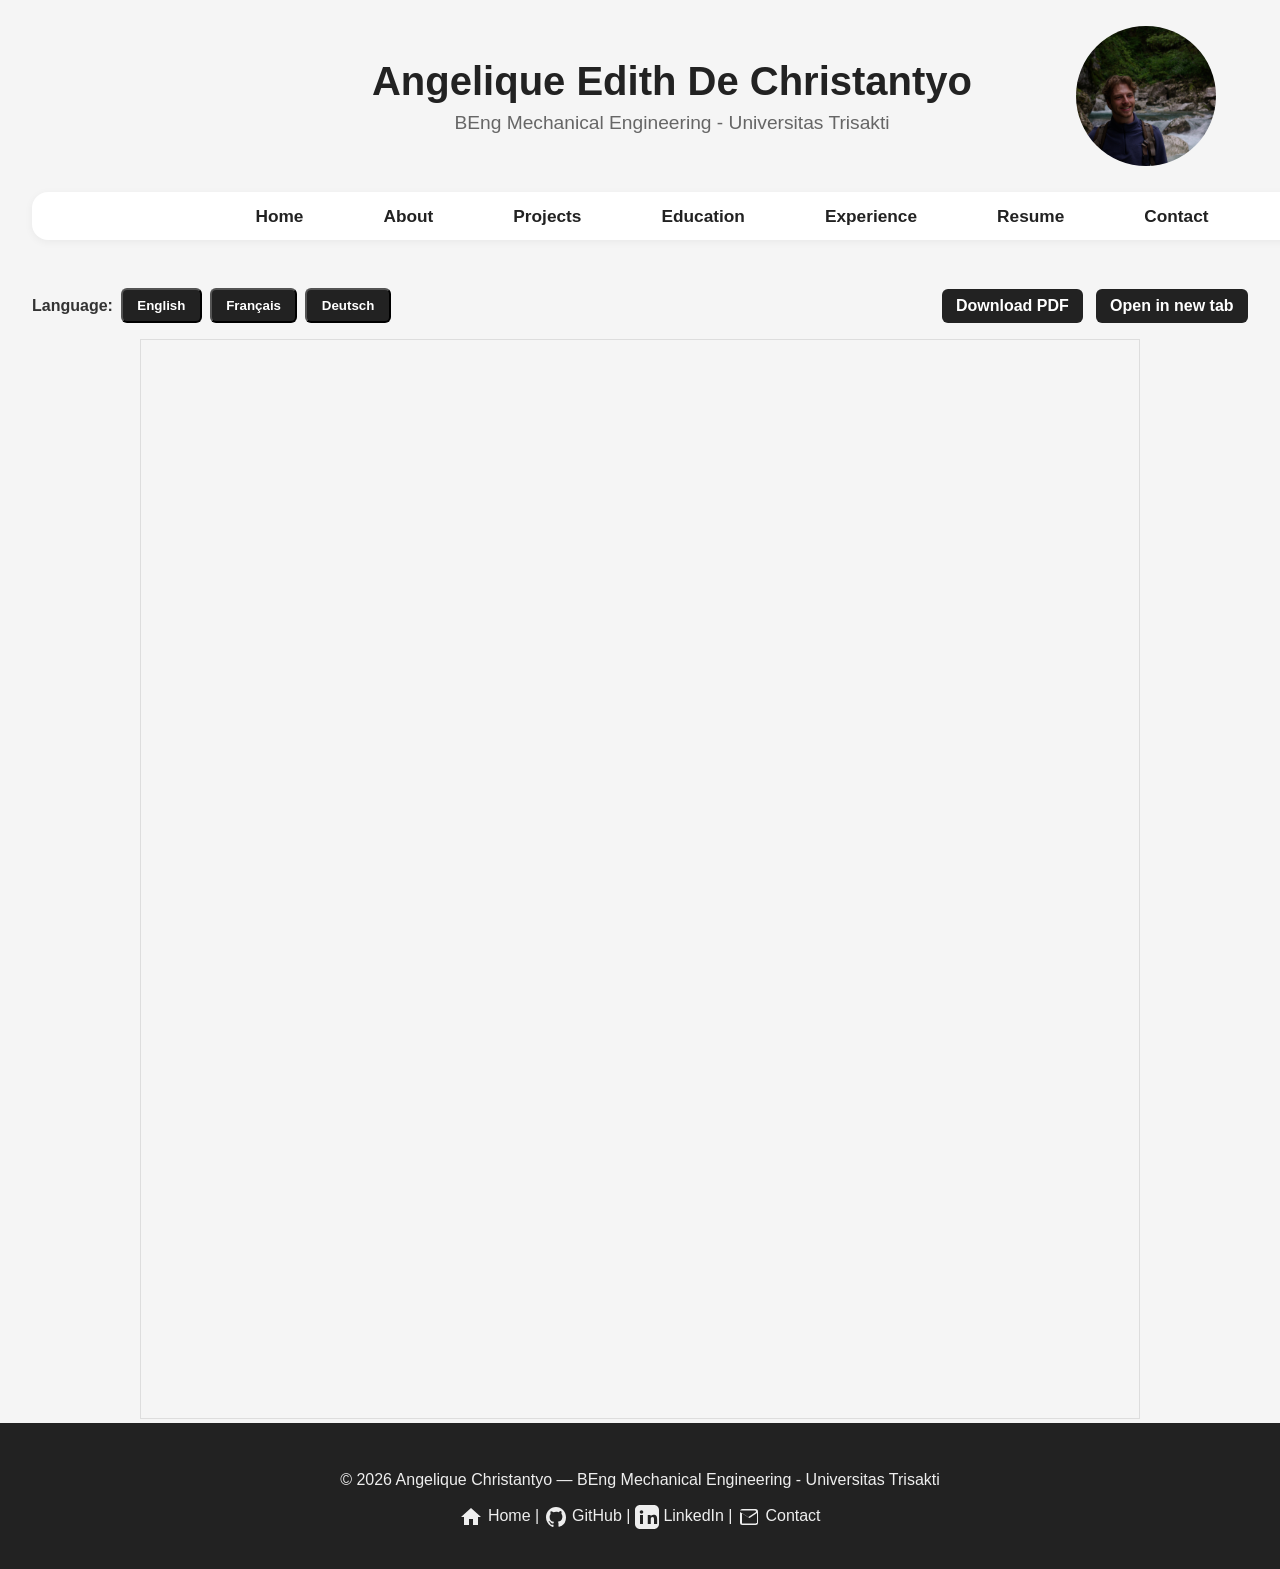
<file: resume.html>
<!DOCTYPE html>
<html lang="en">
<head>
  <meta charset="UTF-8">
  <meta name="viewport" content="width=device-width, initial-scale=1.0">
  <title>Resume</title>
  <link rel="stylesheet" href="style.css">
</head>
<body>
  <div id="site-header"></div>
  <script src="include.js"></script>

  <section class="resume-viewer">
    <div class="viewer-controls" style="margin:1rem 0; display:flex; flex-wrap:wrap; gap:0.5rem; align-items:center;">
      <div class="lang-select" style="display:flex; gap:0.5rem; align-items:center;">
        <span style="font-weight:600;">Language:</span>
        <button class="lang-btn button" data-lang="en">English</button>
        <button class="lang-btn button" data-lang="fr">Français</button>
        <button class="lang-btn button" data-lang="de">Deutsch</button>
      </div>
      <div style="margin-left:auto;">
        <a id="downloadLink" href="assets/resumes/resume-en.pdf" download="Alexandre-Allonas-Resume-en.pdf" class="button">Download PDF</a>
        <a id="openLink" href="assets/resumes/resume-en.pdf" target="_blank" rel="noopener noreferrer" class="button" style="margin-left:0.5rem;">Open in new tab</a>
      </div>
    </div>
    <!-- Embedded PDF viewer (iframe fallback) -->
    <div class="pdf-embed" style="width:100%;max-width:1000px;margin:0 auto;">
      <iframe id="resumeIframe" src="assets/resumes/resume-en.pdf" title="Resume PDF" style="width:100%;height:120vh;border:1px solid #ddd;" frameborder="0">
        <p>Your browser does not support PDFs. Download the PDF to view it: <a id="fallbackDownload" href="assets/resumes/resume-en.pdf">Download PDF</a>.</p>
      </iframe>
    </div>
  </section>

  <script>
    // Language switcher for resume PDFs
    (function(){
      const buttons = document.querySelectorAll('.lang-btn');
      const iframe = document.getElementById('resumeIframe');
      const downloadLink = document.getElementById('downloadLink');
      const openLink = document.getElementById('openLink');
      const fallbackDownload = document.getElementById('fallbackDownload');
      const filenames = {
        en: 'assets/resumes/resume-en.pdf',
        fr: 'assets/resumes/resume-fr.pdf',
        de: 'assets/resumes/resume-de.pdf'
      };

      function setLang(lang) {
        const file = filenames[lang] || filenames.en;
        iframe.src = file;
        downloadLink.href = file;
        openLink.href = file;
        downloadLink.setAttribute('download', `Alexandre-Allonas-Resume-${lang}.pdf`);
        openLink.setAttribute('href', file);
        if (fallbackDownload) fallbackDownload.setAttribute('href', file);
        // update active styles
        buttons.forEach(b => b.classList.toggle('active', b.dataset.lang === lang));
      }

      buttons.forEach(b => b.addEventListener('click', () => setLang(b.dataset.lang)));

      // default to English
      setLang('en');
    })();
  </script>

  <footer class="site-footer">
    <p>© 2026 Angelique Christantyo &mdash; BEng Mechanical Engineering - Universitas Trisakti</p>
    <p>
      <a href="index.html" class="footer-link">
        <svg width="24" height="24" fill="currentColor" viewBox="0 0 24 24" style="vertical-align:middle;"><path d="M10 20v-6h4v6h5v-8h3L12 3 2 12h3v8z"/></svg>
        <span class="footer-link-text">Home</span>
      </a> |
      <a href="https://github.com/Cyanpileed" target="_blank" class="footer-link">
        <svg width="24" height="24" fill="currentColor" viewBox="0 0 24 24" style="vertical-align:middle;"><path d="M12 2C6.48 2 2 6.58 2 12.26c0 4.5 2.87 8.32 6.84 9.67.5.09.68-.22.68-.48 0-.24-.01-.87-.01-1.7-2.78.62-3.37-1.36-3.37-1.36-.45-1.18-1.1-1.5-1.1-1.5-.9-.63.07-.62.07-.62 1 .07 1.53 1.05 1.53 1.05.89 1.56 2.34 1.11 2.91.85.09-.66.35-1.11.63-1.37-2.22-.26-4.56-1.14-4.56-5.07 0-1.12.39-2.03 1.03-2.75-.1-.26-.45-1.3.1-2.7 0 0 .84-.28 2.75 1.05A9.38 9.38 0 0 1 12 6.84c.85.004 1.71.12 2.51.35 1.91-1.33 2.75-1.05 2.75-1.05.55 1.4.2 2.44.1 2.7.64.72 1.03 1.63 1.03 2.75 0 3.94-2.34 4.81-4.57 5.07.36.32.68.94.68 1.9 0 1.37-.01 2.47-.01 2.81 0 .27.18.58.69.48A10.01 10.01 0 0 0 22 12.26C22 6.58 17.52 2 12 2z"/></svg>
        <span class="footer-link-text">GitHub</span>
      </a> |
      <a href="https://linkedin.com/in/edithdchrst/" target="_blank" class="footer-link">
        <svg width="24" height="24" fill="currentColor" viewBox="0 0 24 24" style="vertical-align:middle;"><path d="M19 0h-14c-2.76 0-5 2.24-5 5v14c0 2.76 2.24 5 5 5h14c2.76 0 5-2.24 5-5v-14c0-2.76-2.24-5-5-5zm-11 19h-3v-9h3v9zm-1.5-10.28c-.97 0-1.75-.79-1.75-1.75s.78-1.75 1.75-1.75 1.75.79 1.75 1.75-.78 1.75-1.75 1.75zm15.5 10.28h-3v-4.5c0-1.08-.02-2.47-1.5-2.47-1.5 0-1.73 1.17-1.73 2.39v4.58h-3v-9h2.89v1.23h.04c.4-.75 1.38-1.54 2.84-1.54 3.04 0 3.6 2 3.6 4.59v4.72z"/></svg>
        <span class="footer-link-text">LinkedIn</span>
      </a> |
      <a href="contact.html" class="footer-link">
        <svg width="24" height="24" fill="currentColor" viewBox="0 0 24 24" style="vertical-align:middle;"><path d="M21 6.5a2.5 2.5 0 0 0-2.5-2.5h-13A2.5 2.5 0 0 0 3 6.5v11A2.5 2.5 0 0 0 5.5 20h13a2.5 2.5 0 0 0 2.5-2.5v-11zm-2.5-.5a.5.5 0 0 1 .5.5v.379l-8 5.333-8-5.333V6a.5.5 0 0 1 .5-.5h15zm.5 12a.5.5 0 0 1-.5.5h-13a.5.5 0 0 1-.5-.5V8.121l7.5 5 7.5-5V18z"/></svg>
        <span class="footer-link-text">Contact</span>
      </a>
    </p>
  </footer>
</body>
</html>
</file>
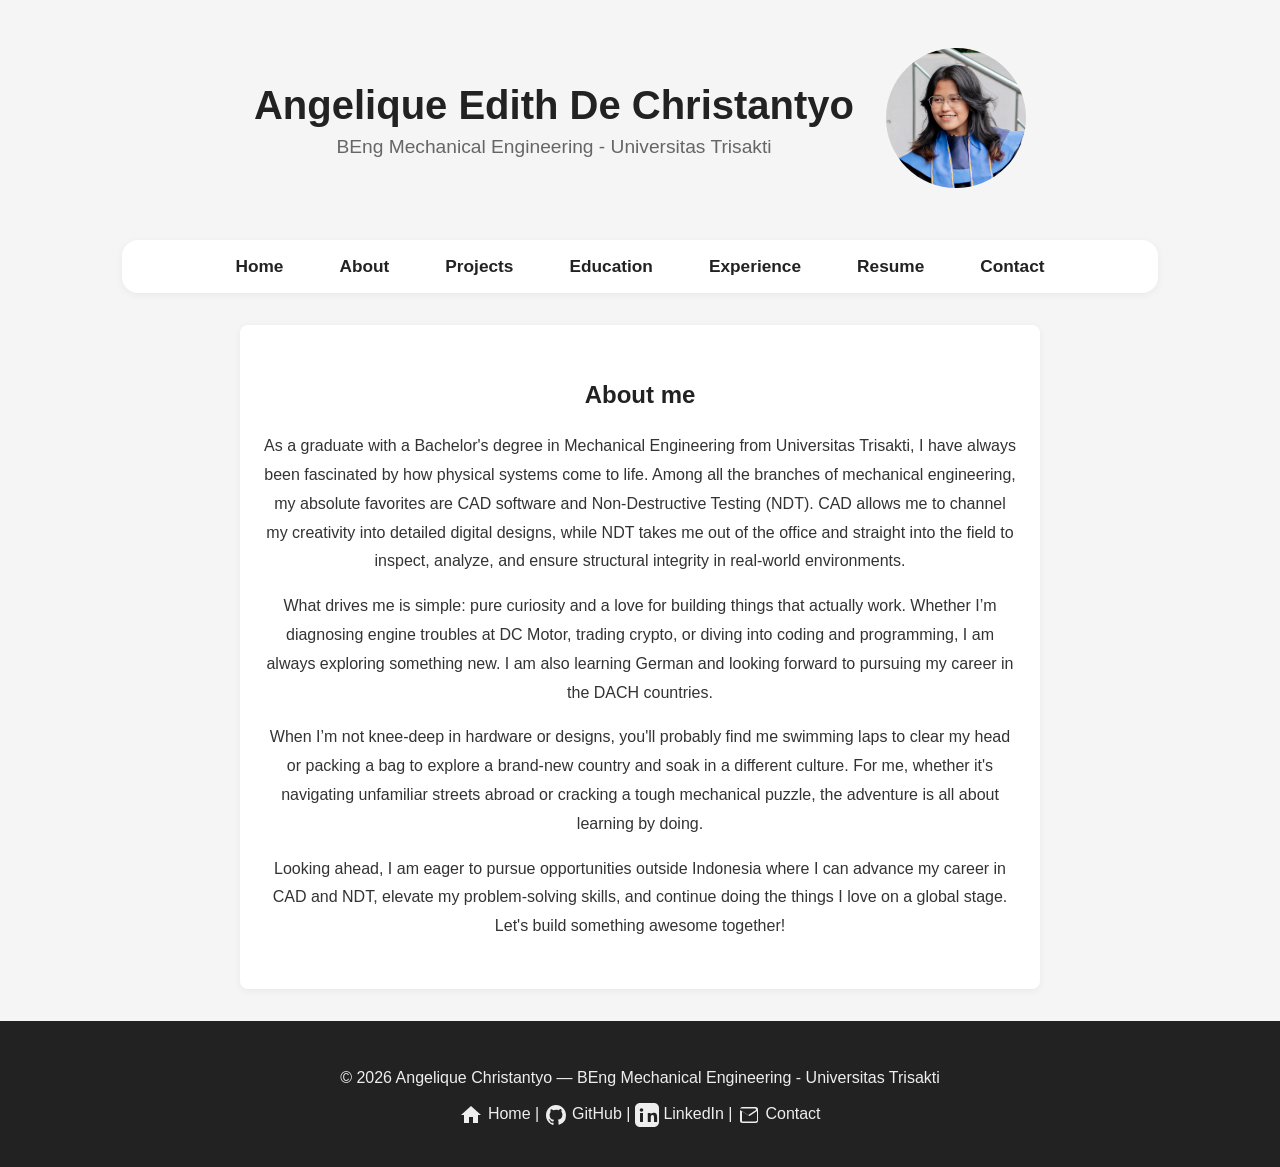
<file: src/about.html>
<!DOCTYPE html>
<html lang="en">
<head>
  <meta charset="UTF-8">
  <meta name="viewport" content="width=device-width, initial-scale=1.0">
  <title>About</title>
  <link rel="stylesheet" href="style.css">
</head>
<body>
  <div id="site-header"></div>
  <script src="include.js"></script>

  <div class="about-section">
    <h1 class="about-title">About me</h1>
    <p class="about-text">
      As a graduate with a Bachelor's degree in Mechanical Engineering from Universitas Trisakti, I have always been fascinated by how physical systems come to life. 
      Among all the branches of mechanical engineering, my absolute favorites are CAD software and Non-Destructive Testing (NDT). CAD allows me to channel my creativity into detailed digital designs, while NDT takes me out of the office and straight into the field to inspect, analyze, and ensure structural integrity in real-world environments.
    </p>
    <p>
      What drives me is simple: pure curiosity and a love for building things that actually work. 
      Whether I’m diagnosing engine troubles at DC Motor, trading crypto, or diving into coding and programming, I am always exploring something new. 
      I am also learning German and looking forward to pursuing my career in the DACH countries.
    </p>
    <p>
      When I’m not knee-deep in hardware or designs, you'll probably find me swimming laps to clear my head or packing a bag to explore a brand-new country and soak in a different culture. 
      For me, whether it's navigating unfamiliar streets abroad or cracking a tough mechanical puzzle, the adventure is all about learning by doing.
    </p>
    <p>
      Looking ahead, I am eager to pursue opportunities outside Indonesia where I can advance my career in CAD and NDT, elevate my problem-solving skills, and continue doing the things I love on a global stage. 
      Let's build something awesome together!
    </p>
  </div>
  <footer class="site-footer">
    <p>© 2026 Angelique Christantyo &mdash; BEng Mechanical Engineering - Universitas Trisakti</p>
    <p>
      <a href="index.html" class="footer-link">
        <svg width="24" height="24" fill="currentColor" viewBox="0 0 24 24" style="vertical-align:middle;"><path d="M10 20v-6h4v6h5v-8h3L12 3 2 12h3v8z"/></svg>
        <span class="footer-link-text">Home</span>
      </a> |
      <a href="https://github.com/Cyanpileed" target="_blank" class="footer-link">
        <svg width="24" height="24" fill="currentColor" viewBox="0 0 24 24" style="vertical-align:middle;"><path d="M12 2C6.48 2 2 6.58 2 12.26c0 4.5 2.87 8.32 6.84 9.67.5.09.68-.22.68-.48 0-.24-.01-.87-.01-1.7-2.78.62-3.37-1.36-3.37-1.36-.45-1.18-1.1-1.5-1.1-1.5-.9-.63.07-.62.07-.62 1 .07 1.53 1.05 1.53 1.05.89 1.56 2.34 1.11 2.91.85.09-.66.35-1.11.63-1.37-2.22-.26-4.56-1.14-4.56-5.07 0-1.12.39-2.03 1.03-2.75-.1-.26-.45-1.3.1-2.7 0 0 .84-.28 2.75 1.05A9.38 9.38 0 0 1 12 6.84c.85.004 1.71.12 2.51.35 1.91-1.33 2.75-1.05 2.75-1.05.55 1.4.2 2.44.1 2.7.64.72 1.03 1.63 1.03 2.75 0 3.94-2.34 4.81-4.57 5.07.36.32.68.94.68 1.9 0 1.37-.01 2.47-.01 2.81 0 .27.18.58.69.48A10.01 10.01 0 0 0 22 12.26C22 6.58 17.52 2 12 2z"/></svg>
        <span class="footer-link-text">GitHub</span>
      </a> |
      <a href="https://linkedin.com/in/edithdchrst/" target="_blank" class="footer-link">
        <svg width="24" height="24" fill="currentColor" viewBox="0 0 24 24" style="vertical-align:middle;"><path d="M19 0h-14c-2.76 0-5 2.24-5 5v14c0 2.76 2.24 5 5 5h14c2.76 0 5-2.24 5-5v-14c0-2.76-2.24-5-5-5zm-11 19h-3v-9h3v9zm-1.5-10.28c-.97 0-1.75-.79-1.75-1.75s.78-1.75 1.75-1.75 1.75.79 1.75 1.75-.78 1.75-1.75 1.75zm15.5 10.28h-3v-4.5c0-1.08-.02-2.47-1.5-2.47-1.5 0-1.73 1.17-1.73 2.39v4.58h-3v-9h2.89v1.23h.04c.4-.75 1.38-1.54 2.84-1.54 3.04 0 3.6 2 3.6 4.59v4.72z"/></svg>
        <span class="footer-link-text">LinkedIn</span>
      </a> |
      <a href="contact.html" class="footer-link">
        <svg width="24" height="24" fill="currentColor" viewBox="0 0 24 24" style="vertical-align:middle;"><path d="M21 6.5a2.5 2.5 0 0 0-2.5-2.5h-13A2.5 2.5 0 0 0 3 6.5v11A2.5 2.5 0 0 0 5.5 20h13a2.5 2.5 0 0 0 2.5-2.5v-11zm-2.5-.5a.5.5 0 0 1 .5.5v.379l-8 5.333-8-5.333V6a.5.5 0 0 1 .5-.5h15zm.5 12a.5.5 0 0 1-.5.5h-13a.5.5 0 0 1-.5-.5V8.121l7.5 5 7.5-5V18z"/></svg>
        <span class="footer-link-text">Contact</span>
      </a>
    </p>
  </footer>
</body>
</html>
</file>
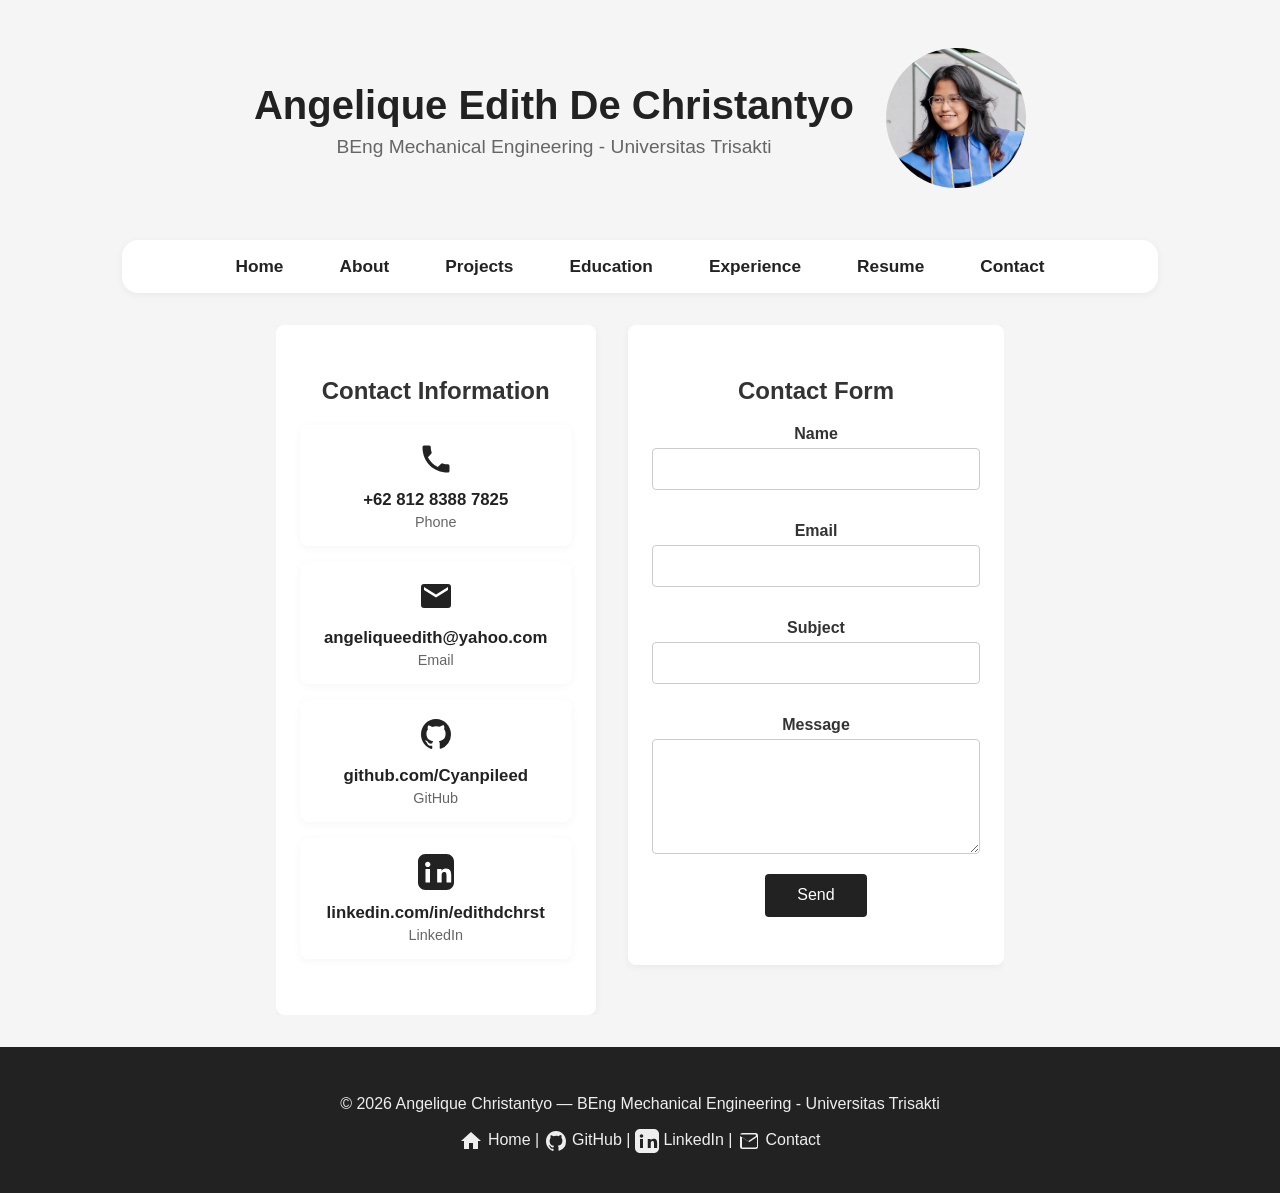
<file: src/contact.html>
<!DOCTYPE html>
<html lang="en">
<head>
  <meta charset="UTF-8">
  <meta name="viewport" content="width=device-width, initial-scale=1.0">
  <title>Contact</title>
  <link rel="stylesheet" href="style.css">
</head>
<body class="contact-page">
  <div id="site-header"></div>
  <div class="page-content">
  <script src="include.js"></script>

  <div class="contact-sections">
    <section class="contact-info-section">
      <h2>Contact Information</h2>
      <div class="contact-grid">
        <div class="contact-card">
          <a href="tel:+6281283887825">
          <div class="card-icon">
            <svg width="36" height="36" viewBox="0 0 24 24" fill="currentColor" aria-hidden="true"><path d="M6.62 10.79a15.05 15.05 0 0 0 6.59 6.59l2.2-2.2a1 1 0 0 1 1.01-.24c1.12.37 2.33.57 3.57.57a1 1 0 0 1 1 1V20a1 1 0 0 1-1 1C10.07 21 3 13.93 3 4a1 1 0 0 1 1-1h3.5a1 1 0 0 1 1 1c0 1.24.2 2.45.57 3.57a1 1 0 0 1-.24 1.01l-2.21 2.21z"/></svg>
          </div>
          </a>
          <div class="card-body">
            <a class="card-link" href="tel:+6281283887825">+62 812 8388 7825</a>
            <div class="card-label">Phone</div>
          </div>
        </div>

        <div class="contact-card">
          <a href="mailto:angeliqueedith@yahoo.com">
          <div class="card-icon">
            <svg width="36" height="36" viewBox="0 0 24 24" fill="currentColor" aria-hidden="true"><path d="M20 4H4a2 2 0 0 0-2 2v12a2 2 0 0 0 2 2h16a2 2 0 0 0 2-2V6a2 2 0 0 0-2-2zm0 4l-8 5-8-5V6l8 5 8-5v2z"/></svg>
          </div>
          </a>
          <div class="card-body">
            <a class="card-link" href="mailto:angeliqueedith@yahoo.com">angeliqueedith@yahoo.com</a>
            <div class="card-label">Email</div>
          </div>
        </div>

        <div class="contact-card">
          <a href="https://github.com/Cyanpileed" >
          <div class="card-icon">
            <svg width="36" height="36" viewBox="0 0 24 24" fill="currentColor" aria-hidden="true"><path d="M12 2C6.48 2 2 6.58 2 12.26c0 4.5 2.87 8.32 6.84 9.67.5.09.68-.22.68-.48 0-.24-.01-.87-.01-1.7-2.78.62-3.37-1.36-3.37-1.36-.45-1.18-1.1-1.5-1.1-1.5-.9-.63.07-.62.07-.62 1 .07 1.53 1.05 1.53 1.05.89 1.56 2.34 1.11 2.91.85.09-.66.35-1.11.63-1.37-2.22-.26-4.56-1.14-4.56-5.07 0-1.12.39-2.03 1.03-2.75-.1-.26-.45-1.3.1-2.7 0 0 .84-.28 2.75 1.05A9.38 9.38 0 0 1 12 6.84c.85.004 1.71.12 2.51.35 1.91-1.33 2.75-1.05 2.75-1.05.55 1.4.2 2.44.1 2.7.64.72 1.03 1.63 1.03 2.75 0 3.94-2.34 4.81-4.57 5.07.36.32.68.94.68 1.9 0 1.37-.01 2.47-.01 2.81 0 .27.18.58.69.48A10.01 10.01 0 0 0 22 12.26C22 6.58 17.52 2 12 2z"/></svg>
          </div>
          </a>
          <div class="card-body">
            <a class="card-link" href="https://github.com/Cyanpileed" target="_blank" rel="noopener noreferrer">github.com/Cyanpileed</a>
            <div class="card-label">GitHub</div>
          </div>
        </div>

        <div class="contact-card">
          <a href="https://www.linkedin.com/in/edithdchrst/">
          <div class="card-icon">
            <svg width="36" height="36" viewBox="0 0 24 24" fill="currentColor" aria-hidden="true"><path d="M19 0h-14c-2.76 0-5 2.24-5 5v14c0 2.76 2.24 5 5 5h14c2.76 0 5-2.24 5-5v-14c0-2.76-2.24-5-5-5zm-11 19h-3v-9h3v9zm-1.5-10.28c-.97 0-1.75-.79-1.75-1.75s.78-1.75 1.75-1.75 1.75.79 1.75 1.75-.78 1.75-1.75 1.75zm15.5 10.28h-3v-4.5c0-1.08-.02-2.47-1.5-2.47-1.5 0-1.73 1.17-1.73 2.39v4.58h-3v-9h2.89v1.23h.04c.4-.75 1.38-1.54 2.84-1.54 3.04 0 3.6 2 3.6 4.59v4.72z"/></svg>
          </div>          
          </a>
          <div class="card-body">
            <a class="card-link" href="https://www.linkedin.com/in/edithdchrst/" target="_blank" rel="noopener noreferrer">linkedin.com/in/edithdchrst</a>
            <div class="card-label">LinkedIn</div>
          </div>
        </div>
      </div>
    </section>
    <section class="contact-form-section">
      <h2>Contact Form</h2>
      <form class="contact-form" id="contactForm" action="https://formspree.io/f/mdkwznal" method="POST">
        <!-- Honeypot field to deter bots (should remain hidden) -->
        <input type="text" name="_gotcha" id="_gotcha" style="display:none;" tabindex="-1" autocomplete="off">
        <input type="hidden" name="_subject" value="Website contact form submission">

        <label for="name">Name</label>
        <input type="text" id="name" name="name" required>
        <label for="email">Email</label>
        <input type="email" id="email" name="email" required>
        <label for="subject">Subject</label>
        <input type="text" id="subject" name="subject" required>
        <label for="message">Message</label>
        <textarea id="message" name="message" rows="5" required></textarea>
        <button type="submit">Send</button>

        <!-- status area for JS feedback; with non-JS fallback the browser will navigate to Formspree's success page -->
        <div id="formStatus" class="form-status" role="status" aria-live="polite" style="margin-top:1rem"></div>
      </form>
    </section>
  </div>
  </div>

  <script>
    // AJAX submit handler for Formspree with graceful non-JS fallback
    (function(){
      const form = document.getElementById('contactForm');
      if (!form) return;
      const status = document.getElementById('formStatus');

      form.addEventListener('submit', async (e) => {
        // If form will be submitted without JS, the browser handles it via action attribute
        e.preventDefault();

        // basic visual validation handled by 'required' attributes; additional checks can be added here
        const gotcha = form.querySelector('[name="_gotcha"]').value;
        if (gotcha) {
          // likely a bot
          status.textContent = 'Submission blocked.';
          return;
        }

        const submitBtn = form.querySelector('button[type="submit"]');
        submitBtn.disabled = true;
        status.textContent = 'Sending...';

        try {
          const formData = new FormData(form);
          const res = await fetch(form.action, {
            method: form.method,
            headers: { 'Accept': 'application/json' },
            body: formData
          });

          if (res.ok) {
            form.reset();
            status.style.color = 'green';
            status.textContent = 'Message sent — thank you!';
          } else {
            const data = await res.json().catch(() => ({}));
            status.style.color = 'crimson';
            status.textContent = data.error || 'There was an error sending your message.';
          }
        } catch (err) {
          status.style.color = 'crimson';
          status.textContent = 'Network error. Please try again later.';
        } finally {
          submitBtn.disabled = false;
        }
      });
    })();
  </script>
  <footer class="site-footer">
    <p>© 2026 Angelique Christantyo &mdash; BEng Mechanical Engineering - Universitas Trisakti</p>
    <p>
      <a href="index.html" class="footer-link">
        <svg width="24" height="24" fill="currentColor" viewBox="0 0 24 24" style="vertical-align:middle;"><path d="M10 20v-6h4v6h5v-8h3L12 3 2 12h3v8z"/></svg>
        <span class="footer-link-text">Home</span>
      </a> |
      <a href="https://github.com/Cyanpileed" target="_blank" class="footer-link">
        <svg width="24" height="24" fill="currentColor" viewBox="0 0 24 24" style="vertical-align:middle;"><path d="M12 2C6.48 2 2 6.58 2 12.26c0 4.5 2.87 8.32 6.84 9.67.5.09.68-.22.68-.48 0-.24-.01-.87-.01-1.7-2.78.62-3.37-1.36-3.37-1.36-.45-1.18-1.1-1.5-1.1-1.5-.9-.63.07-.62.07-.62 1 .07 1.53 1.05 1.53 1.05.89 1.56 2.34 1.11 2.91.85.09-.66.35-1.11.63-1.37-2.22-.26-4.56-1.14-4.56-5.07 0-1.12.39-2.03 1.03-2.75-.1-.26-.45-1.3.1-2.7 0 0 .84-.28 2.75 1.05A9.38 9.38 0 0 1 12 6.84c.85.004 1.71.12 2.51.35 1.91-1.33 2.75-1.05 2.75-1.05.55 1.4.2 2.44.1 2.7.64.72 1.03 1.63 1.03 2.75 0 3.94-2.34 4.81-4.57 5.07.36.32.68.94.68 1.9 0 1.37-.01 2.47-.01 2.81 0 .27.18.58.69.48A10.01 10.01 0 0 0 22 12.26C22 6.58 17.52 2 12 2z"/></svg>
        <span class="footer-link-text">GitHub</span>
      </a> |
      <a href="https://linkedin.com/in/edithdchrst/" target="_blank" class="footer-link">
        <svg width="24" height="24" fill="currentColor" viewBox="0 0 24 24" style="vertical-align:middle;"><path d="M19 0h-14c-2.76 0-5 2.24-5 5v14c0 2.76 2.24 5 5 5h14c2.76 0 5-2.24 5-5v-14c0-2.76-2.24-5-5-5zm-11 19h-3v-9h3v9zm-1.5-10.28c-.97 0-1.75-.79-1.75-1.75s.78-1.75 1.75-1.75 1.75.79 1.75 1.75-.78 1.75-1.75 1.75zm15.5 10.28h-3v-4.5c0-1.08-.02-2.47-1.5-2.47-1.5 0-1.73 1.17-1.73 2.39v4.58h-3v-9h2.89v1.23h.04c.4-.75 1.38-1.54 2.84-1.54 3.04 0 3.6 2 3.6 4.59v4.72z"/></svg>
        <span class="footer-link-text">LinkedIn</span>
      </a> |
      <a href="contact.html" class="footer-link">
        <svg width="24" height="24" fill="currentColor" viewBox="0 0 24 24" style="vertical-align:middle;"><path d="M21 6.5a2.5 2.5 0 0 0-2.5-2.5h-13A2.5 2.5 0 0 0 3 6.5v11A2.5 2.5 0 0 0 5.5 20h13a2.5 2.5 0 0 0 2.5-2.5v-11zm-2.5-.5a.5.5 0 0 1 .5.5v.379l-8 5.333-8-5.333V6a.5.5 0 0 1 .5-.5h15zm.5 12a.5.5 0 0 1-.5.5h-13a.5.5 0 0 1-.5-.5V8.121l7.5 5 7.5-5V18z"/></svg>
        <span class="footer-link-text">Contact</span>
      </a>
    </p>
  </footer>
</body>
</html>
</file>
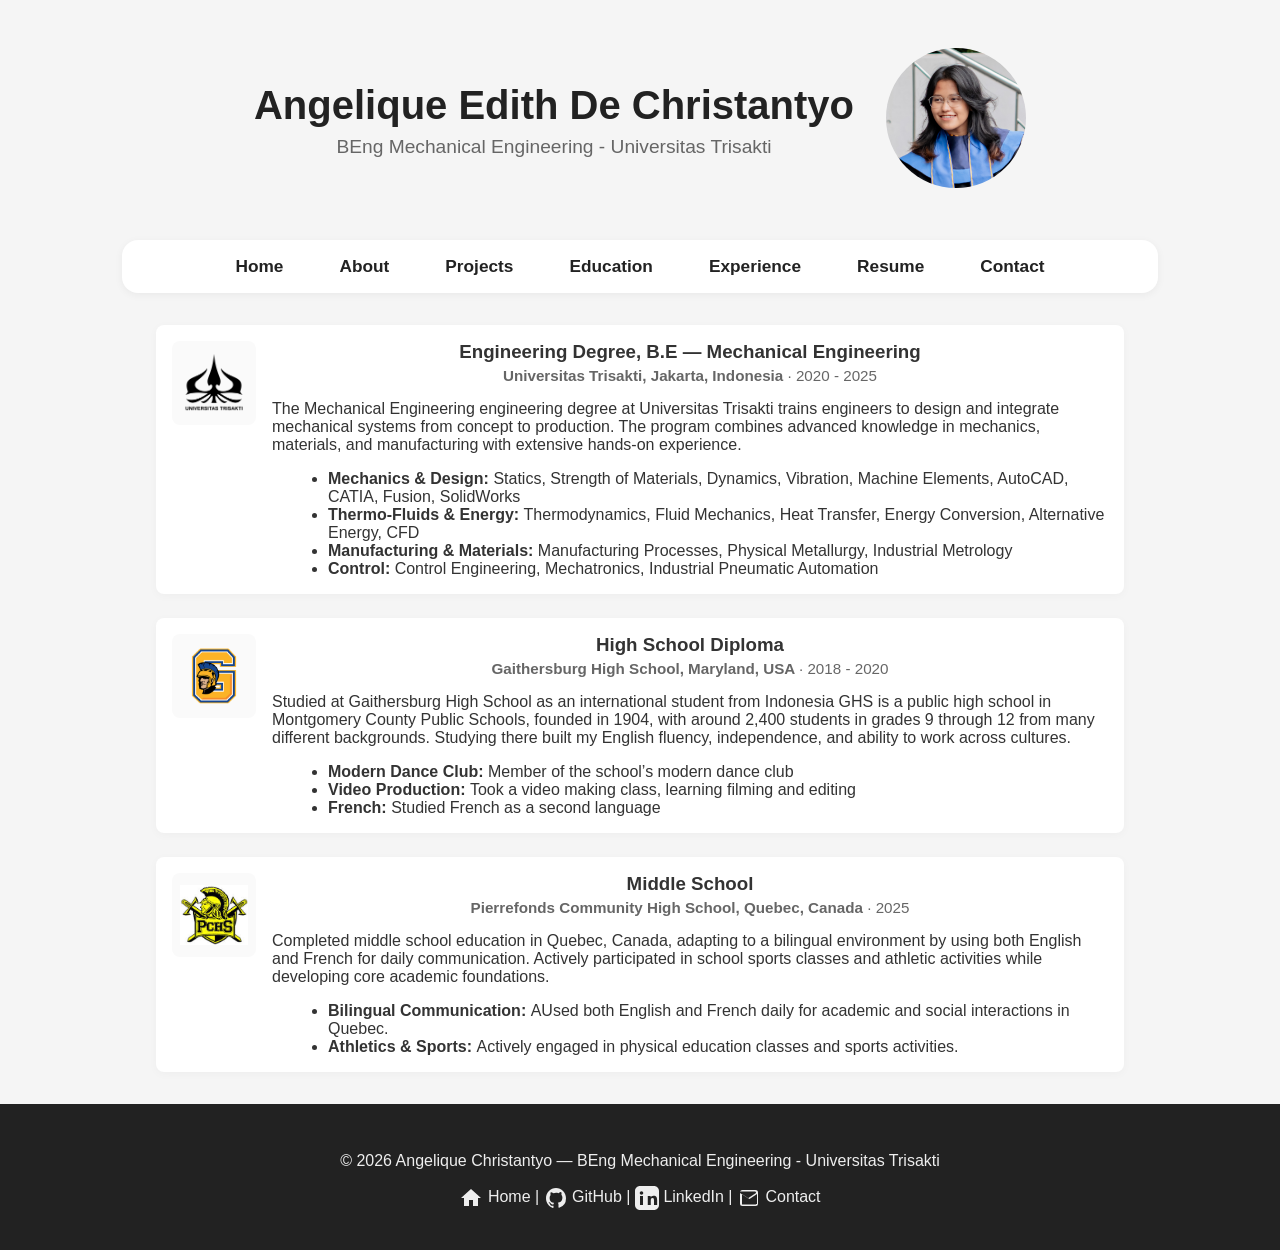
<file: src/education.html>
<!DOCTYPE html>
<html lang="en">
<head>
  <meta charset="UTF-8">
  <meta name="viewport" content="width=device-width, initial-scale=1.0">
  <title>Education</title>
  <link rel="stylesheet" href="style.css">
</head>
<body>
  <div id="site-header"></div>
  <script src="include.js"></script>

  <section class="education-list" aria-label="Education background">
    
    <article class="education-item">
      <a href="https://mesin.fti.trisakti.ac.id/" target="_blank">
        <img class="edu-logo" src="assets/logos/Usakti.png" alt="Universitas Trisakti logo">
      </a>
      <div class="education-content">
        <h3 class="degree">Engineering Degree, B.E — Mechanical Engineering</h3>
        <div class="meta"><strong>Universitas Trisakti, Jakarta, Indonesia</strong> &middot; 2020 - 2025</div>
        <p>The Mechanical Engineering engineering degree at Universitas Trisakti trains engineers to design and integrate mechanical systems from concept to production. 
          The program combines advanced knowledge in mechanics, materials, and manufacturing with extensive hands-on experience.
        </p>
        <ul>
          <li><strong>Mechanics & Design: </strong> Statics, Strength of Materials, Dynamics, Vibration, Machine Elements, AutoCAD, CATIA, Fusion, SolidWorks</li>
          <li><strong>Thermo-Fluids & Energy: </strong> Thermodynamics, Fluid Mechanics, Heat Transfer, Energy Conversion, Alternative Energy, CFD</li>
          <li><strong>Manufacturing & Materials: </strong> Manufacturing Processes, Physical Metallurgy, Industrial Metrology</li>
          <li><strong>Control: </strong> Control Engineering, Mechatronics, Industrial Pneumatic Automation</li>
        </ul>
      </div>
    </article>

    <article class="education-item">
      <a href="https://www.montgomeryschoolsmd.org/schools/gaithersburghs/" target="_blank">
        <img class="edu-logo" src="assets/logos/gaithersburg.png" alt="Gaithersburg High School logo">
      </a>
        <div class="education-content">
        <h3 class="degree">High School Diploma</h3>
        <div class="meta"><strong>Gaithersburg High School, Maryland, USA</strong> &middot; 2018 - 2020</div>
        <p>
          Studied at Gaithersburg High School as an international student from Indonesia  
          GHS is a public high school in Montgomery County Public Schools, founded in 1904, with around 2,400 students in grades 9 through 12 from many different backgrounds.
          Studying there built my English fluency, independence, and ability to work across cultures.
        </p>
        <ul>
          <li><strong>Modern Dance Club: </strong> Member of the school’s modern dance club</li>
          <li><strong>Video Production: </strong> Took a video making class, learning filming and editing</li>
          <li><strong>French: </strong> Studied French as a second language</li>
        </ul>
      </div>
    </article>
    
    <article class="education-item">
      <a href="https://pchs.lbpsb.qc.ca/" target="_blank">
      <img class="edu-logo" src="assets/logos/pchs.png" alt="Pierrefonds Community High School logo">
      </a>
      <div class="education-content">
        <h3 class="degree">Middle School</h3>
        <div class="meta"><strong>Pierrefonds Community High School, Quebec, Canada</strong> &middot; 2025</div>
        <p>
          Completed middle school education in Quebec, Canada, adapting to a bilingual environment by using both English and French for daily communication.  
          Actively participated in school sports classes and athletic activities while developing core academic foundations.  
        </p>

        <ul>
          <li><strong>Bilingual Communication: </strong>AUsed both English and French daily for academic and social interactions in Quebec.</li>
          <li><strong>Athletics & Sports: </strong>Actively engaged in physical education classes and sports activities.</li>
        </ul>
      </div>
    </article>
  </section>
</body>

<footer class="site-footer">
  <p>© 2026 Angelique Christantyo &mdash; BEng Mechanical Engineering - Universitas Trisakti</p>
    <p>
      <a href="index.html" class="footer-link">
        <svg width="24" height="24" fill="currentColor" viewBox="0 0 24 24" style="vertical-align:middle;"><path d="M10 20v-6h4v6h5v-8h3L12 3 2 12h3v8z"/></svg>
        <span class="footer-link-text">Home</span>
      </a> |
      <a href="https://github.com/Cyanpileed" target="_blank" class="footer-link">
        <svg width="24" height="24" fill="currentColor" viewBox="0 0 24 24" style="vertical-align:middle;"><path d="M12 2C6.48 2 2 6.58 2 12.26c0 4.5 2.87 8.32 6.84 9.67.5.09.68-.22.68-.48 0-.24-.01-.87-.01-1.7-2.78.62-3.37-1.36-3.37-1.36-.45-1.18-1.1-1.5-1.1-1.5-.9-.63.07-.62.07-.62 1 .07 1.53 1.05 1.53 1.05.89 1.56 2.34 1.11 2.91.85.09-.66.35-1.11.63-1.37-2.22-.26-4.56-1.14-4.56-5.07 0-1.12.39-2.03 1.03-2.75-.1-.26-.45-1.3.1-2.7 0 0 .84-.28 2.75 1.05A9.38 9.38 0 0 1 12 6.84c.85.004 1.71.12 2.51.35 1.91-1.33 2.75-1.05 2.75-1.05.55 1.4.2 2.44.1 2.7.64.72 1.03 1.63 1.03 2.75 0 3.94-2.34 4.81-4.57 5.07.36.32.68.94.68 1.9 0 1.37-.01 2.47-.01 2.81 0 .27.18.58.69.48A10.01 10.01 0 0 0 22 12.26C22 6.58 17.52 2 12 2z"/></svg>
        <span class="footer-link-text">GitHub</span>
      </a> |
      <a href="https://linkedin.com/in/edithdchrst/" target="_blank" class="footer-link">
        <svg width="24" height="24" fill="currentColor" viewBox="0 0 24 24" style="vertical-align:middle;"><path d="M19 0h-14c-2.76 0-5 2.24-5 5v14c0 2.76 2.24 5 5 5h14c2.76 0 5-2.24 5-5v-14c0-2.76-2.24-5-5-5zm-11 19h-3v-9h3v9zm-1.5-10.28c-.97 0-1.75-.79-1.75-1.75s.78-1.75 1.75-1.75 1.75.79 1.75 1.75-.78 1.75-1.75 1.75zm15.5 10.28h-3v-4.5c0-1.08-.02-2.47-1.5-2.47-1.5 0-1.73 1.17-1.73 2.39v4.58h-3v-9h2.89v1.23h.04c.4-.75 1.38-1.54 2.84-1.54 3.04 0 3.6 2 3.6 4.59v4.72z"/></svg>
        <span class="footer-link-text">LinkedIn</span>
      </a> |
      <a href="contact.html" class="footer-link">
        <svg width="24" height="24" fill="currentColor" viewBox="0 0 24 24" style="vertical-align:middle;"><path d="M21 6.5a2.5 2.5 0 0 0-2.5-2.5h-13A2.5 2.5 0 0 0 3 6.5v11A2.5 2.5 0 0 0 5.5 20h13a2.5 2.5 0 0 0 2.5-2.5v-11zm-2.5-.5a.5.5 0 0 1 .5.5v.379l-8 5.333-8-5.333V6a.5.5 0 0 1 .5-.5h15zm.5 12a.5.5 0 0 1-.5.5h-13a.5.5 0 0 1-.5-.5V8.121l7.5 5 7.5-5V18z"/></svg>
        <span class="footer-link-text">Contact</span>
      </a>
    </p>
</footer>
</html>
</file>
<file: style.css>
/* Global box-sizing reset */
html {
  box-sizing: border-box;
}
*, *:before, *:after {
  box-sizing: inherit;
}

@media (max-width: 700px) {
  html, body {
    overflow-x: hidden;
  }
  /* ensure contact sections never exceed viewport width */
  .contact-page .contact-sections,
  .contact-page .contact-sections * {
    max-width: 100%;
    box-sizing: border-box;
  }
}



html, body {
  height: 100%;
}
body {
  display: flex;
  flex-direction: column;
  min-height: 100vh;
  margin: 0;
}

/* main content grows to push footer down */
.site-main,
.presentation,
.page-content {
  flex: 1 0 auto;
}



@media (max-width: 700px) {
  .footer-link-text {
    display: none;
  }
}

body {
  font-family: Arial, sans-serif;
  text-align: center;
  padding: 0 2rem 0;
  background-color: #f5f5f5;
  color: #333;
}

.nav-bar {
  margin: 0 2rem 2rem;
  max-width: 1400px;
  min-width: 1400px;
  margin-left: auto;
  margin-right: auto;
}

.nav-tabs {
  display: flex;
  justify-content: center;
  list-style: none;
  padding: 0;
  margin: 0 0 0 0;
  background: #fff;
  box-shadow: 0 2px 8px rgba(0,0,0,0.05);
  transition: max-height 0.3s ease;
  border-radius: 1rem;
}

/* Hamburger styles */
.nav-toggle {
  display: none;
  position: absolute;
  top: 1.5rem;
  left: 1.5rem;
  width: 2.5rem;
  height: 2.5rem;
  flex-direction: column;
  justify-content: center;
  align-items: center;
  cursor: pointer;
  z-index: 1001;
}
.nav-toggle span {
  display: block;
  width: 2rem;
  height: 0.3rem;
  margin: 0.3rem 0;
  background: #333;
  border-radius: 2px;
  transition: 0.3s;
}

@media (max-width: 700px) {
  /* remove body horizontal padding so centering uses full viewport */
  body {
    padding-left: 0;
    padding-right: 0;
  background: transparent;
  color: #222;
  border-radius: 8px;
  font-weight: 700;
  font-size: 1.08rem;
  transition: background 0.2s, color 0.2s, transform 0.08s;
  text-decoration: none;
  box-shadow: none;
  }

  /* keep the hamburger fixed so it doesn't occupy layout width */
  .nav-toggle {
    position: fixed;
  transform: translateY(-2px);
    top: 1rem;
    left: 1rem;
/* Contact button styled like header nav button */
.contact-btn {
  display: inline-block;
  padding: 1rem 2rem;
  background: transparent;
  color: #222;
  border-radius: 8px;
  font-weight: 700;
  font-size: 1.08rem;
  transition: background 0.2s, color 0.2s, transform 0.08s;
  text-decoration: none;
  box-shadow: none;
  border: none;
  cursor: pointer;
}
.contact-btn:hover {
  background: #007bff;
  color: #fff;
  transform: translateY(-2px);
}
  }

  /* ensure contact sections span full width then use internal padding for gutters */
  .contact-sections {
    width: 100%;
    max-width: 400px;
    padding: 0 1rem;
    box-sizing: border-box;
    margin: 2rem auto;
  }

  /* Force center visually by using calc and transform so it ignores the fixed nav-toggle */
  .contact-sections {
    left: 50%;
    transform: translateX(-50%);
    position: relative; /* allow left/transform without taking it out of flow */
    max-width: 400px;
    width: calc(100% - 2rem);
  }
}

.nav-tabs {
  flex-direction: row;
  align-items: center;
  max-height: none;
  overflow: visible;
  width: auto;
}
.nav-tabs.open {
  max-height: none;
}
.nav-tabs li {
  margin: 0 1.5rem;
  width: auto;
}
.nav-tabs a {
  padding: 1rem 2rem;
  width: auto;
  text-align: center;
}
.nav-toggle {
  display: none;
}
body.menu-open {
  overflow-x: hidden;
}

/* Mobile nav: show burger, collapse menu */
@media (max-width: 700px) {
  .nav-tabs {
    flex-direction: column;
    align-items: flex-start;
    max-height: 0;
    overflow: hidden;
    margin: 0 0 2rem 0;
    width: 100%;
    box-shadow: none;
    border-radius: 0;
    background: #fff;
    position: absolute;
    top: 4.5rem;
    left: 0;
    right: 0;
    z-index: 1000;
  }
  .nav-tabs.open {
    max-height: 500px;
    box-shadow: 0 2px 8px rgba(0,0,0,0.05);
  }
  .nav-tabs li {
    margin: 0.5rem 1rem;
    width: 100%;
  }
  .nav-tabs a {
    padding: 1rem 1.5rem;
    width: 100%;
    text-align: left;
  }
  .nav-toggle {
    display: flex;
  }
}

h1 {
  color: green;
}

/* Contact page sections layout */
.contact-sections {
  display: flex;
  gap: 2rem;
  justify-content: center;
  align-items: flex-start;
  margin: 2rem auto;
  max-width: 900px;
  width: 100%;
  box-sizing: border-box;
}
.contact-form-section {
  background: #fff;
  padding: 2rem 1.5rem;
  border-radius: 8px;
  box-shadow: 0 2px 8px rgba(0,0,0,0.05);
  /* allow the form column to grow and take remaining space */
  flex: 1 1 350px;
  min-width: 250px;
}
.contact-info-section {
  background: #fff;
  padding: 2rem 1.5rem;
  border-radius: 8px;
  box-shadow: 0 2px 8px rgba(0,0,0,0.05);
  /* don't grow to match the form height; size to content */
  flex: 0 1 320px;
  min-width: 250px;
  align-self: flex-start; /* keep it top-aligned */
}
.contact-form label {
  display: block;
  margin: 1rem 0 0.3rem 0;
  font-weight: bold;
}
.contact-form input,
.contact-form textarea {
  width: 100%;
  padding: 0.7rem;
  margin-bottom: 1rem;
  border: 1px solid #ccc;
  border-radius: 4px;
  font-size: 1rem;
  box-sizing: border-box;
}
.contact-form button {
  background: #222;
  color: #fff;
  border: none;
  padding: 0.8rem 2rem;
  border-radius: 4px;
  font-size: 1rem;
  cursor: pointer;
  transition: background 0.2s;
}
.contact-form button:hover {
  background: #444;
}
.contact-info-list {
  list-style: none;
  padding: 0;
  margin: 1rem 0 0 0;
  font-size: 1.1rem;
}
.contact-info-list li {
  margin-bottom: 1rem;
}

/* Social link styles used in contact page */
.contact-info-list .social-link {
  display: inline-flex;
  align-items: center;
  gap: 0.4rem;
  color: #222;
  text-decoration: none;
  font-weight: 600;
}
.contact-info-list .social-link svg {
  color: #111;
}
.contact-info-list .social-link:hover {
  text-decoration: underline;
}

@media (max-width: 800px) {
  .contact-sections {
    flex-direction: column;
    gap: 1.5rem;
    max-width: 400px;
    width: 100%;
    align-items: center;
    margin: 0 auto;
  }
  .contact-form-section, .contact-info-section {
    width: 100%;
    max-width: 400px;
    margin: 0 auto;
  }
  .contact-form {
    display: flex;
    flex-direction: column;
    align-items: center;
    width: 100%;
  }
  .contact-form label,
  .contact-form input,
  .contact-form textarea,
  .contact-form button {
    width: 100%;
    max-width: 350px;
    margin: 0 auto;
  }
}

/* define UI vars */
:root {
  --burger-w: 2.5rem;
  --center-adjust: 0px; /* tweak this if center needs nudging */
}

@media (max-width: 700px) {
  .nav-toggle {
    width: var(--burger-w);
    height: calc(var(--burger-w) * 1);
  }

  /* Force center visually by compensating for half the burger width */
  .contact-sections {
    position: relative;
    left: 50%;
    transform: translateX(calc(-50% - (var(--burger-w) / 2) + var(--center-adjust)));
    max-width: 400px;
    width: calc(100% - 2rem);
  }
}

/* Scoped contact-page fixes */
.contact-page .page-content {
  max-width: 900px;
  margin: 0 auto;
  padding: 0 1rem;
  box-sizing: border-box;
}
.contact-page .contact-sections {
  position: static;
  left: auto;
  transform: none;
  width: 100%;
  max-width: 900px;
  margin: 2rem auto;
  padding: 0;
  box-sizing: border-box;
}

/* Prevent horizontal overflow on contact page (do not include footer) */
.contact-page .page-content,
.contact-page .contact-sections {
  max-width: 100%;
  overflow-x: hidden;
}

/* Desktop nav link styles */
@media (min-width: 701px) {
  .nav-tabs a {
    background: transparent;
    color: #222;
    padding: 0.6rem 1rem;
    border-radius: 6px;
    transition: background 0.2s, color 0.2s, transform 0.08s;
    text-decoration: none;
    box-shadow: none;
    font-weight: 700;
  }
  .nav-tabs a:hover {
    background: #007bff;
    color: #fff;
    transform: translateY(-2px);
  }
  .nav-tabs a:focus {
    outline: 2px solid #0056b3;
    outline-offset: 2px;
  }
  .nav-tabs li + li {
    margin-left: 1rem;
  }
}

/* Mobile nav link styles (improve appearance inside the hamburger menu) */
@media (max-width: 700px) {
  .nav-tabs a {
    display: block; /* ensure full clickable row */
    color: #222;
    font-size: 1.05rem;
    font-weight: 600;
    padding: 1rem 1.5rem;
    text-decoration: none;
    border-radius: 8px;
    transition: background 0.15s ease, color 0.15s ease, transform 0.08s ease;
  }
  .nav-tabs a:hover {
    background: rgba(0,0,0,0.04);
    color: #111;
  }
  .nav-tabs a:focus {
    outline: 3px solid rgba(0,123,255,0.25);
    outline-offset: 2px;
  }
  /* mark current/active link if present on mobile */
  .nav-tabs li.active a,
  .nav-tabs a.active,
  .nav-tabs a[aria-current="page"] {
    background: #007bff;
    color: #fff;
  }
}

/* Desktop improvements: larger tabs and full-fitting active background */
@media (min-width: 701px) {
  .nav-tabs a {
    font-size: 1.08rem; /* slightly larger for desktop */
    padding: 0.85rem 1.25rem; /* increase padding so background fully covers the tab */
    display: inline-block; /* allow background to hug the text */
  }
  /* Active / current page states */
  .nav-tabs li.active a,
  .nav-tabs a.active,
  .nav-tabs a[aria-current="page"] {
    background: #007bff;
    color: #fff;
    box-shadow: 0 6px 18px rgba(0,123,255,0.12);
    transform: none;
  }
}

/* Resume viewer styles */
.resume-viewer p {
  color: #444;
  margin-bottom: 0.5rem;
}

.viewer-controls .button {
  display: inline-block;
  background: #222;
  color: #fff;
  padding: 0.5rem 0.9rem;
  border-radius: 6px;
  text-decoration: none;
  font-weight: 600;
}

.viewer-controls .button:hover { background: #444; }

@media (max-width: 700px) {
  .pdf-embed iframe { height: 60vh; }
}

/* Experiences Article styles */

.experience-list {
  max-width: 1000px;
  margin: 2rem auto;
  padding: 0 1rem;
  display: flex;
  flex-direction: column;
  gap: 1.5rem;
}
.experience-item {
  display: flex;
  gap: 1rem;
  align-items: flex-start;
  background: #fff;
  padding: 1rem;
  border-radius: 8px;
  box-shadow: 0 2px 10px rgba(0,0,0,0.03);
}
.company-logo {
  width: 84px;
  height: 84px;
  object-fit: contain;
  border-radius: 8px;
  background: #fafafa;
  padding: 8px;
  flex: 0 0 84px;
}
.experience-content {
  flex: 1 1 auto;
}

.experience-content .role {
  margin:  0 0 0.25rem 0;
}

.experience-content p {
  text-align: left;
}

.experience-content .meta {
  color: #666;
  font-size: 0.95rem;
  margin-bottom: 0.1rem;
  margin-top: 0;
}
.experience-content ul {
  margin: 0.5rem 0 0 1rem;
  text-align: left;
}

@media (max-width: 700px) {
  .experience-item {
    flex-direction: row;
    gap: 0.75rem;
  }
  .company-logo {
    width: 64px;
    height: 64px;
    flex: 0 0 64px;
  }
}

/* Education Article styles */

.education-list {
  max-width: 1000px;
  margin: 2rem auto;
  padding: 0 1rem;
  display: flex;
  flex-direction: column;
  gap: 1.5rem;
}

.education-item {
  display: flex;
  gap: 1rem;
  align-items: flex-start;
  background: #fff;
  padding: 1rem;
  border-radius: 8px;
  box-shadow: 0 2px 10px rgba(0,0,0,0.03);
}

.edu-logo {
  width: 84px;
  height: 84px;
  object-fit: contain;
  border-radius: 8px;
  background: #fafafa;
  padding: 8px;
  flex: 0 0 84px;
}

.education-content {
  flex: 1 1 auto;
}

.education-content p {
  text-align: left;
}

.education-content .role,
.education-content h3 {
  margin: 0 0 0.25rem 0;
}

.education-content .meta {
  color: #666;
  font-size: 0.95rem;
  margin-bottom: 0.1rem;
  margin-top: 0;
}

.education-content ul {
  margin: 0.5rem 0 0 1rem;
    text-align: left;
}

@media (max-width: 700px) {
  /* When stacked on small screens, keep education items top-aligned for readability */
  .education-item {
    flex-direction: row;
    gap: 0.75rem;
  }
  .edu-logo {
    width: 64px;
    height: 64px;
    flex: 0 0 64px;
  }
}

/* Contact grid/cards */
.contact-grid {
  display: grid;
  grid-template-columns: 1fr; /* force single column (stacked) on desktop) */
  gap: 1rem;
  max-width: 1000px;
  margin: 0 auto 1.5rem auto;
}
.contact-card {
  background: #fff;
  padding: 1rem;
  border-radius: 8px;
  box-shadow: 0 2px 8px rgba(0,0,0,0.04);
  text-align: center;
}
.contact-card .card-icon {
  margin-bottom: 0.6rem;
  color: #222;
}
.card-link {
  display: block;
  font-size: 1.05rem;
  font-weight: 700;
  color: #222;
  text-decoration: none;
  margin-bottom: 0.25rem;
}
.card-link:hover { text-decoration: underline; }
.card-label {
  font-size: 0.9rem;
  color: #666;
}

/* Resume toolbar removed; viewer controls are inline in the HTML */

/* Presentation (profile picture + text) */
.presentation {
  display: flex;
  align-items: left;
  gap: 1.25rem;
  /* allow presentation to span wide so image can use vw sizing */
  max-width: 1200px;
  margin: 1.5rem auto;
  padding: 1rem;
  box-sizing: border-box;
}
.presentation .profile-image {
  /* make image roughly half the viewport width but clamp it for very wide/narrow screens */
  width: clamp(220px, 48vw, 560px);
  height: clamp(220px, 48vw, 560px);
  flex: 0 0 auto; /* fixed visual size coming from width/height */
  border-radius: 12px; /* use rounded rectangle for large image; change to 50% for circle */
  object-fit: cover;
  background: #fafafa;
  padding: 4px;
}



.presentation .profile-text {
  flex: 1 1 0;
    text-align: left;
}

.presentation .intro-text {
  text-align: left !important;
}


/* Inline image element used in HTML (.profile-pic) */
.presentation .profile-pic {
  display: block;
  /* desktop: target 50% of viewport but clamp to sensible min/max */
  width: clamp(360px, 50vw, 720px);
  max-width: 720px;
  height: auto;
  object-fit: cover;
  border-radius: 12px;
}

/* Small screens: stack vertically and center */
@media (max-width: 700px) {
  .presentation {
    flex-direction: column;
    align-items: center;
    gap: 0.75rem;
    padding: 0.75rem;
  }
  /* on small screens make the image smaller and circular */
  .presentation .profile-image {
    width: clamp(96px, 36vw, 160px);
    height: clamp(96px, 36vw, 160px);
    flex: 0 0 auto;
    border-radius: 12px;
  }
  .presentation .profile-text { text-align: center; }
  .presentation .intro-text { text-align: left !important; }

  /* make inline profile image full-width on mobile */
  .presentation .profile-pic {
    width: 100%;
    max-width: none;
    height: auto;
    border-radius: 12px; /* keep same shape as desktop */
  }
}



  /* Project Article style*/
:root{
  --bg: #ffffff;
  --card: #fbfcfe;
  --muted: #6b7280;
  --text: #0f1724;
  --accent: #0a66c2;
  --accent-600: #0956a8;
  --radius: 10px;
  --gap: 1rem;
  --elevation: 0 6px 18px rgba(12, 20, 30, 0.06);
}

.project-header { gap: 0.12rem; margin-bottom: 0.25rem; }
.project-header h2,
.project-header p { margin: 0; }      /* remove default block margins */
.project-title { margin-bottom: 0; }  /* ensure no extra space */
.project-meta { margin-top: 0; padding-top: 0; }

/* Project article base */
article.project {
  background: linear-gradient(180deg, var(--card), var(--bg));
  border: 1px solid rgba(15,23,36,0.06);
  box-shadow: var(--elevation);
  border-radius: var(--radius);
  padding: 1.25rem;
  margin: 1.5rem auto;
  max-width: 1200px;
  width: 95%;
  color: var(--text);
  line-height: 1.45;
  overflow: visible;
  box-sizing: border-box;
}

/* Header */
.project-header{
  box-sizing: border-box;
  display: flex;
  flex-direction: column;
  gap: 0.35rem;
  margin-bottom: 2rem;
}
.project-title{
  font-size: 1.35rem;
  margin: 0;
  font-weight: 600;
}
.project-meta{
  font-size: 0.9rem;
  color: var(--muted);
  gap: 0.6rem;
  align-items: center;
  flex-wrap: wrap;
}

/* Center project header inside project article */
article.project .project-header {
  align-items: center;
  text-align: center;
  justify-self: center;
  width: auto;
  max-width: 900px;
}

/* Media */
.project-media {
  margin: 0.75rem 0;
  border-radius: 8px;
  max-width: 100%;
  overflow: hidden;
}
.project-media img {
  display: block;
  width: 100%;
  height: auto;
  max-width: 100%;
  object-fit: cover;
  border-radius: 6px;
}
.project-media figcaption{
  font-size: 0.85rem;
  color: var(--muted);
  margin-top: 0.4rem;
}

/* Summary */
.project-summary{
  margin: 0.5rem 0 0.75rem;
  font-weight: 400;
}

/* Details layout */
.project-details {
  margin-top: 0.5rem;
  display: grid;
  gap: 0.75rem;
  max-width: 100%;
  overflow-wrap: break-word;
}
.project-details h4{
  margin: 0 0 0.33rem;
  font-size: 1rem;
  color: var(--text);
  font-weight: 600;
}

/* Key feature list */
.project-features ul{

  margin: 0;
  padding-left: 1.2rem;
  text-align: left;
}
.project-features li { break-inside: avoid; }

@media (min-width: 880px) {
  /* show features list in two columns on wide screens */
  .project-features ul {
    column-count: 2;
    column-gap: 1.25rem;
  }
  .project-features li { break-inside: avoid-column; }
}
.project-tech ul{
  margin: 0;
  padding-left: 1.2rem;
}

.project-footer{
  margin-top: 0rem;
  border-top: 1px dashed rgba(15,23,36,0.04);
  padding-top: 0rem;
}
.project-footer{
  grid-column: 1 / -1;
  grid-row: 100;
  align-self: end;
  background: transparent; /* avoid inheriting the site footer background */
  border-top: 1px dashed rgba(15,23,36,0.04);
}


/* Tech badges */
.tech-list{
  display: flex;
  gap: 0.5rem;
  flex-wrap: wrap;
  list-style: none;
  padding: 0;
  margin: 0;
  justify-content: center;
}
.tech-list li{
  background: rgba(10,102,194,0.08);
  color: var(--accent-600);
  border-radius: 999px;
  padding: 0.25rem 0.6rem;
  font-size: 0.85rem;
}

/* Role & links */
.project-role p{ margin: 0 2rem; color: var(--muted); }
.project-links{
  display: flex;
  gap: 0.6rem;
  flex-wrap: wrap;
  margin-top: 0.6rem;
  justify-content: center;
}

/* Buttons */
.btn{
  display: inline-flex;
  align-items: center;
  gap: 0.5rem;
  padding: 0.45rem 0.7rem;
  border-radius: 8px;
  text-decoration: none;
  color: var(--accent-600);
  border: 2px solid rgba(10,102,194,0.18);
  background: transparent;
  font-weight: 600;
  font-size: 0.9rem;
  transition: transform 120ms ease, box-shadow 120ms ease;
}
.btn:focus-visible,
.btn:focus{
  outline: 3px solid rgba(10,102,194,0.18);
  outline-offset: 2px;
}
.btn:hover{ transform: translateY(-2px); box-shadow: 0 6px 14px rgba(10,102,194,0.06); }

.btn-primary{
  background: linear-gradient(180deg, var(--accent), var(--accent-600));
  color: #fff;
  border: none;
}
.btn-primary:hover{ box-shadow: 0 8px 20px rgba(10,102,194,0.18); }

.project-stats{ color: var(--muted); font-size: 0.9rem; margin: 0; }

/* Accessibility helper */
.sr-only{
  position: absolute !important;
  width: 1px !important;
  height: 1px !important;
  padding: 0 !important;
  margin: -1px !important;
  overflow: hidden !important;
  clip: rect(0, 0, 0, 0) !important;
  white-space: nowrap !important;
  border: 0 !important;
}

/* Responsive: two-column layout on wider screens */
@media (min-width: 880px) {
  article.project {
    display: grid;
    grid-template-columns: 1fr 320px;
    /* make room for header (auto), growing content (1fr) and footer (auto) */
    grid-template-rows: auto 1fr auto;
    column-gap: 1.25rem;
    align-items: start;
    padding: 2rem;
  }
  /* place header across both columns in the grid layout */
  article.project .project-header {
    grid-column: 1 / -1;
    grid-row: 1;
  }
  /* allow detail children to participate in the article grid so they can span columns */
  article.project .project-details {
    display: contents;
  }
  /* make these detail blocks span both columns and be centered */
  article.project .project-details .project-tech,
  article.project .project-details .project-role,
  article.project .project-details .project-links {
    grid-column: 1 / -1;
    justify-self: center;
    text-align: center;
    max-width: 720px;
    margin: 1rem auto;
  }

}

@media (max-width: 880px) {
  article.project {
    padding: 1rem;
    width: 92%;
  }
  
  .project-media {
    margin: 0.5rem 0;
  }
}
  /* make media occupy the sidebar column */
  .project-media{ grid-column: 2; grid-row: 2; margin: 0; }
  .project-details{ grid-column: 1; grid-row: 2; }


.about-section {
  line-height: 1.8;
  margin-bottom: 1.2rem;
  max-width: 800px;
  margin: 2rem auto;
  padding: 0 1rem;
  box-sizing: border-box;
  text-align: center;
  background: #fff;
  padding: 2rem 1.5rem;
  border-radius: 8px;
  box-shadow: 0 2px 8px rgba(0,0,0,0.05);
  flex: 0 1 320px;
}

.about-title {
  font-size: 1.5rem;
  margin-bottom: 0.5rem;
  color: #222;
}

/* Site header section content */

.site-header {
  position: relative;
  display: flex;
  align-items: center;
  justify-content: center;
  margin-top: 1rem;
  margin-bottom: 1rem;
  min-height: 160px;
  width: 100vw;
  overflow: hidden;
  box-sizing: border-box;
  padding: 2rem 2rem 2rem 2rem;
}

.site-header-text {
  position: relative;
  z-index: 1;
  display: flex;
  flex-direction: column;
  align-items: center;
  justify-content: center;
  text-align: center;
  max-width: min(100%, 42rem);
}

.site-header-title {
  font-size: 2.5rem;
  font-weight: bold;
  margin: 0;
  color: #222;
}

.site-header-subtitle {
  font-size: 1.2rem;
  color: #666;
  margin-top: 0.5rem;
}

.site-header-profile-picture {
  position: absolute;
  right: 6rem;
  top: 50%;
  transform: translateY(-50%);
  width: 140px;
  height: 140px;
  border-radius: 50%;
  object-fit: cover;
  z-index: 1;
}

@media (max-width: 700px) {
  .site-header {
    display: block;
    min-height: auto;
    padding: 2rem 1rem;
  }

  .site-header-text {
    max-width: 100%;
  }

  .site-header-profile-picture {
    position: static;
    transform: none;
    display: block;
    margin: 1rem auto 0;
  }
}

/* Site footer section content */

.site-footer {
  background: #222;
  color: #eee;
  padding: 2rem 1rem 1.5rem 1rem;
  text-align: center;
  margin-top: auto;
  font-size: 1rem;
  position: relative;
  left: 50%;
  right: 50%;
  margin-left: -50vw;
  margin-right: -50vw;
  width: 100vw;
  box-sizing: border-box;
  border-radius: 0;
}

.site-footer a {
  text-decoration: none;
  color: #eee;
}
</file>
<file: src/style.css>
/* Global box-sizing reset */
html {
  box-sizing: border-box;
}
*, *:before, *:after {
  box-sizing: inherit;
}

@media (max-width: 700px) {
  html, body {
    overflow-x: hidden;
  }
  /* ensure contact sections never exceed viewport width */
  .contact-page .contact-sections,
  .contact-page .contact-sections * {
    max-width: 100%;
    box-sizing: border-box;
  }
}



html, body {
  height: 100%;
}
body {
  display: flex;
  flex-direction: column;
  min-height: 100vh;
  margin: 0;
}

/* main content grows to push footer down */
.site-main,
.presentation,
.page-content {
  flex: 1 0 auto;
}



@media (max-width: 700px) {
  .footer-link-text {
    display: none;
  }
}

body {
  font-family: Arial, sans-serif;
  text-align: center;
  padding: 0 2rem 0;
  background-color: #f5f5f5;
  color: #333;
}

.nav-bar {
  margin: 0 auto;
  max-width: 1100px;
  width: 100%;
  padding: 0 2rem;
  box-sizing: border-box;
}

.nav-tabs {
  display: flex;
  justify-content: center;
  align-items: center;
  flex-wrap: wrap; /* Keeps items inside the white box if space gets tight */
  gap: 0.5rem;     /* Controls spacing evenly without overflowing */
  list-style: none;
  padding: 0.5rem 1rem; /* Adds breathing room inside the white pill edges */
  margin: 0 auto;
  background: #fff;
  box-shadow: 0 2px 8px rgba(0,0,0,0.05);
  border-radius: 1rem;
}

.nav-tabs li a {
  padding: 0.5rem 1rem; /* Reduces oversized left/right spacing on each link */
  display: inline-block;
}

/* Hamburger styles */
.nav-toggle {
  display: none;
  position: absolute;
  top: 1.5rem;
  left: 1.5rem;
  width: 2.5rem;
  height: 2.5rem;
  flex-direction: column;
  justify-content: center;
  align-items: center;
  cursor: pointer;
  z-index: 1001;
}
.nav-toggle span {
  display: block;
  width: 2rem;
  height: 0.3rem;
  margin: 0.3rem 0;
  background: #333;
  border-radius: 2px;
  transition: 0.3s;
}

@media (max-width: 700px) {
  /* remove body horizontal padding so centering uses full viewport */
  body {
    padding-left: 0;
    padding-right: 0;
  background: transparent;
  color: #222;
  border-radius: 8px;
  font-weight: 700;
  font-size: 1.08rem;
  transition: background 0.2s, color 0.2s, transform 0.08s;
  text-decoration: none;
  box-shadow: none;
  }

  /* keep the hamburger fixed so it doesn't occupy layout width */
  .nav-toggle {
    position: fixed;
  transform: translateY(-2px);
    top: 1rem;
    left: 1rem;
/* Contact button styled like header nav button */
.contact-btn {
  display: inline-block;
  padding: 1rem 2rem;
  background: transparent;
  color: #222;
  border-radius: 8px;
  font-weight: 700;
  font-size: 1.08rem;
  transition: background 0.2s, color 0.2s, transform 0.08s;
  text-decoration: none;
  box-shadow: none;
  border: none;
  cursor: pointer;
}
.contact-btn:hover {
  background: #007bff;
  color: #fff;
  transform: translateY(-2px);
}
  }

  /* ensure contact sections span full width then use internal padding for gutters */
  .contact-sections {
    width: 100%;
    max-width: 400px;
    padding: 0 1rem;
    box-sizing: border-box;
    margin: 2rem auto;
  }

  /* Force center visually by using calc and transform so it ignores the fixed nav-toggle */
  .contact-sections {
    left: 50%;
    transform: translateX(-50%);
    position: relative; /* allow left/transform without taking it out of flow */
    max-width: 400px;
    width: calc(100% - 2rem);
  }
}

/* Mobile nav: show burger, collapse menu */
@media (max-width: 700px) {
  .site-header {
    padding-top: 4.5rem; /* Keeps name below the hamburger button */
  }

  .nav-tabs {
    flex-direction: column;
    align-items: flex-start;
    max-height: 0;
    padding: 0; /* Ensures 0 height when closed so "Home" doesn't peek out */
    overflow: hidden;
    margin: 0;
    width: 100%;
    box-shadow: none;
    border-radius: 0;
    background: #fff;
    position: absolute;
    top: 4.5rem;
    left: 0;
    right: 0;
    z-index: 1000;
  }

  .nav-tabs.open {
    max-height: 500px;
    padding: 0.5rem 0; /* Restores padding only when opened */
    box-shadow: 0 2px 8px rgba(0,0,0,0.05);
  }
  .nav-tabs li {
    margin: 0.5rem 1rem;
    width: 100%;
  }
  .nav-tabs a {
    padding: 1rem 1.5rem;
    width: 100%;
    text-align: left;
  }
  .nav-toggle {
    display: flex;
  }
}

h1 {
  color: green;
}

/* Contact page sections layout */
.contact-sections {
  display: flex;
  gap: 2rem;
  justify-content: center;
  align-items: flex-start;
  margin: 2rem auto;
  max-width: 900px;
  width: 100%;
  box-sizing: border-box;
}
.contact-form-section {
  background: #fff;
  padding: 2rem 1.5rem;
  border-radius: 8px;
  box-shadow: 0 2px 8px rgba(0,0,0,0.05);
  /* allow the form column to grow and take remaining space */
  flex: 1 1 350px;
  min-width: 250px;
}
.contact-info-section {
  background: #fff;
  padding: 2rem 1.5rem;
  border-radius: 8px;
  box-shadow: 0 2px 8px rgba(0,0,0,0.05);
  /* don't grow to match the form height; size to content */
  flex: 0 1 320px;
  min-width: 250px;
  align-self: flex-start; /* keep it top-aligned */
}
.contact-form label {
  display: block;
  margin: 1rem 0 0.3rem 0;
  font-weight: bold;
}
.contact-form input,
.contact-form textarea {
  width: 100%;
  padding: 0.7rem;
  margin-bottom: 1rem;
  border: 1px solid #ccc;
  border-radius: 4px;
  font-size: 1rem;
  box-sizing: border-box;
}
.contact-form button {
  background: #222;
  color: #fff;
  border: none;
  padding: 0.8rem 2rem;
  border-radius: 4px;
  font-size: 1rem;
  cursor: pointer;
  transition: background 0.2s;
}
.contact-form button:hover {
  background: #444;
}
.contact-info-list {
  list-style: none;
  padding: 0;
  margin: 1rem 0 0 0;
  font-size: 1.1rem;
}
.contact-info-list li {
  margin-bottom: 1rem;
}

/* Social link styles used in contact page */
.contact-info-list .social-link {
  display: inline-flex;
  align-items: center;
  gap: 0.4rem;
  color: #222;
  text-decoration: none;
  font-weight: 600;
}
.contact-info-list .social-link svg {
  color: #111;
}
.contact-info-list .social-link:hover {
  text-decoration: underline;
}

@media (max-width: 800px) {
  .contact-sections {
    flex-direction: column;
    gap: 1.5rem;
    max-width: 400px;
    width: 100%;
    align-items: center;
    margin: 0 auto;
  }
  .contact-form-section, .contact-info-section {
    width: 100%;
    max-width: 400px;
    margin: 0 auto;
  }
  .contact-form {
    display: flex;
    flex-direction: column;
    align-items: center;
    width: 100%;
  }
  .contact-form label,
  .contact-form input,
  .contact-form textarea,
  .contact-form button {
    width: 100%;
    max-width: 350px;
    margin: 0 auto;
  }
}

/* define UI vars */
:root {
  --burger-w: 2.5rem;
  --center-adjust: 0px; /* tweak this if center needs nudging */
}

@media (max-width: 700px) {
  .nav-toggle {
    width: var(--burger-w);
    height: calc(var(--burger-w) * 1);
  }

  /* Force center visually by compensating for half the burger width */
  .contact-sections {
    position: relative;
    left: 50%;
    transform: translateX(calc(-50% - (var(--burger-w) / 2) + var(--center-adjust)));
    max-width: 400px;
    width: calc(100% - 2rem);
  }
}

/* Scoped contact-page fixes */
.contact-page .page-content {
  max-width: 900px;
  margin: 0 auto;
  padding: 0 1rem;
  box-sizing: border-box;
}
.contact-page .contact-sections {
  position: static;
  left: auto;
  transform: none;
  width: 100%;
  max-width: 900px;
  margin: 2rem auto;
  padding: 0;
  box-sizing: border-box;
}

/* Prevent horizontal overflow on contact page (do not include footer) */
.contact-page .page-content,
.contact-page .contact-sections {
  max-width: 100%;
  overflow-x: hidden;
}

/* Desktop nav link styles */
@media (min-width: 701px) {
  .nav-tabs a {
    background: transparent;
    color: #222;
    padding: 0.6rem 1rem;
    border-radius: 6px;
    transition: background 0.2s, color 0.2s, transform 0.08s;
    text-decoration: none;
    box-shadow: none;
    font-weight: 700;
  }
  .nav-tabs a:hover {
    background: #007bff;
    color: #fff;
    transform: translateY(-2px);
  }
  .nav-tabs a:focus {
    outline: 2px solid #0056b3;
    outline-offset: 2px;
  }
  .nav-tabs li + li {
    margin-left: 1rem;
  }
}

/* Mobile nav link styles (improve appearance inside the hamburger menu) */
@media (max-width: 700px) {
  .nav-tabs a {
    display: block; /* ensure full clickable row */
    color: #222;
    font-size: 1.05rem;
    font-weight: 600;
    padding: 1rem 1.5rem;
    text-decoration: none;
    border-radius: 8px;
    transition: background 0.15s ease, color 0.15s ease, transform 0.08s ease;
  }
  .nav-tabs a:hover {
    background: rgba(0,0,0,0.04);
    color: #111;
  }
  .nav-tabs a:focus {
    outline: 3px solid rgba(0,123,255,0.25);
    outline-offset: 2px;
  }
  /* mark current/active link if present on mobile */
  .nav-tabs li.active a,
  .nav-tabs a.active,
  .nav-tabs a[aria-current="page"] {
    background: #007bff;
    color: #fff;
  }
}

/* Desktop improvements: larger tabs and full-fitting active background */
@media (min-width: 701px) {
  .nav-tabs a {
    font-size: 1.08rem; /* slightly larger for desktop */
    padding: 0.85rem 1.25rem; /* increase padding so background fully covers the tab */
    display: inline-block; /* allow background to hug the text */
  }
  /* Active / current page states */
  .nav-tabs li.active a,
  .nav-tabs a.active,
  .nav-tabs a[aria-current="page"] {
    background: #007bff;
    color: #fff;
    box-shadow: 0 6px 18px rgba(0,123,255,0.12);
    transform: none;
  }
}

/* Resume viewer styles */
.resume-viewer p {
  color: #444;
  margin-bottom: 0.5rem;
}

.viewer-controls .button {
  display: inline-block;
  background: #222;
  color: #fff;
  padding: 0.5rem 0.9rem;
  border-radius: 6px;
  text-decoration: none;
  font-weight: 600;
}

.viewer-controls .button:hover { background: #444; }

@media (max-width: 700px) {
  .pdf-embed iframe { height: 60vh; }
}

/* Experiences Article styles */

.experience-list {
  max-width: 1000px;
  margin: 2rem auto;
  padding: 0 1rem;
  display: flex;
  flex-direction: column;
  gap: 1.5rem;
}
.experience-item {
  display: flex;
  gap: 1rem;
  align-items: flex-start;
  background: #fff;
  padding: 1rem;
  border-radius: 8px;
  box-shadow: 0 2px 10px rgba(0,0,0,0.03);
}
.company-logo {
  width: 84px;
  height: 84px;
  object-fit: contain;
  border-radius: 8px;
  background: #fafafa;
  padding: 8px;
  flex: 0 0 84px;
}
.experience-content {
  flex: 1 1 auto;
}

.experience-content .role {
  margin:  0 0 0.25rem 0;
}

.experience-content p {
  text-align: left;
}

.experience-content .meta {
  color: #666;
  font-size: 0.95rem;
  margin-bottom: 0.1rem;
  margin-top: 0;
}
.experience-content ul {
  margin: 0.5rem 0 0 1rem;
  text-align: left;
}

@media (max-width: 700px) {
  .experience-item {
    flex-direction: row;
    gap: 0.75rem;
  }
  .company-logo {
    width: 64px;
    height: 64px;
    flex: 0 0 64px;
  }
}

/* Education Article styles */

.education-list {
  max-width: 1000px;
  margin: 2rem auto;
  padding: 0 1rem;
  display: flex;
  flex-direction: column;
  gap: 1.5rem;
}

.education-item {
  display: flex;
  gap: 1rem;
  align-items: flex-start;
  background: #fff;
  padding: 1rem;
  border-radius: 8px;
  box-shadow: 0 2px 10px rgba(0,0,0,0.03);
}

.edu-logo {
  width: 84px;
  height: 84px;
  object-fit: contain;
  border-radius: 8px;
  background: #fafafa;
  padding: 8px;
  flex: 0 0 84px;
}

.education-content {
  flex: 1 1 auto;
}

.education-content p {
  text-align: left;
}

.education-content .role,
.education-content h3 {
  margin: 0 0 0.25rem 0;
}

.education-content .meta {
  color: #666;
  font-size: 0.95rem;
  margin-bottom: 0.1rem;
  margin-top: 0;
}

.education-content ul {
  margin: 0.5rem 0 0 1rem;
    text-align: left;
}

@media (max-width: 700px) {
  /* When stacked on small screens, keep education items top-aligned for readability */
  .education-item {
    flex-direction: row;
    gap: 0.75rem;
  }
  .edu-logo {
    width: 64px;
    height: 64px;
    flex: 0 0 64px;
  }
}

/* Contact grid/cards */
.contact-grid {
  display: grid;
  grid-template-columns: 1fr; /* force single column (stacked) on desktop) */
  gap: 1rem;
  max-width: 1000px;
  margin: 0 auto 1.5rem auto;
}
.contact-card {
  background: #fff;
  padding: 1rem;
  border-radius: 8px;
  box-shadow: 0 2px 8px rgba(0,0,0,0.04);
  text-align: center;
}
.contact-card .card-icon {
  margin-bottom: 0.6rem;
  color: #222;
}
.card-link {
  display: block;
  font-size: 1.05rem;
  font-weight: 700;
  color: #222;
  text-decoration: none;
  margin-bottom: 0.25rem;
}
.card-link:hover { text-decoration: underline; }
.card-label {
  font-size: 0.9rem;
  color: #666;
}

/* Resume toolbar removed; viewer controls are inline in the HTML */

/* Presentation (profile picture + text) */
.presentation {
  display: flex;
  align-items: left;
  gap: 1.25rem;
  /* allow presentation to span wide so image can use vw sizing */
  max-width: 1200px;
  margin: 1.5rem auto;
  padding: 1rem;
  box-sizing: border-box;
}
.presentation .profile-image {
  /* make image roughly half the viewport width but clamp it for very wide/narrow screens */
  width: clamp(220px, 48vw, 560px);
  height: clamp(220px, 48vw, 560px);
  flex: 0 0 auto; /* fixed visual size coming from width/height */
  border-radius: 12px; /* use rounded rectangle for large image; change to 50% for circle */
  object-fit: cover;
  background: #fafafa;
  padding: 4px;
}



.presentation .profile-text {
  flex: 1 1 0;
    text-align: left;
}

.presentation .intro-text {
  text-align: left !important;
}


/* Inline image element used in HTML (.profile-pic) */
.presentation .profile-pic {
  display: block;
  /* desktop: target 50% of viewport but clamp to sensible min/max */
  width: clamp(360px, 50vw, 720px);
  max-width: 720px;
  height: auto;
  object-fit: cover;
  border-radius: 12px;
}

/* Small screens: stack vertically and center */
@media (max-width: 700px) {
  .presentation {
    flex-direction: column;
    align-items: center;
    gap: 0.75rem;
    padding: 0.75rem;
  }
  /* on small screens make the image smaller and circular */
  .presentation .profile-image {
    width: clamp(96px, 36vw, 160px);
    height: clamp(96px, 36vw, 160px);
    flex: 0 0 auto;
    border-radius: 12px;
  }
  .presentation .profile-text { text-align: center; }
  .presentation .intro-text { text-align: left !important; }

  /* make inline profile image full-width on mobile */
  .presentation .profile-pic {
    width: 100%;
    max-width: none;
    height: auto;
    border-radius: 12px; /* keep same shape as desktop */
  }
}



  /* Project Article style*/
:root{
  --bg: #ffffff;
  --card: #fbfcfe;
  --muted: #6b7280;
  --text: #0f1724;
  --accent: #0a66c2;
  --accent-600: #0956a8;
  --radius: 10px;
  --gap: 1rem;
  --elevation: 0 6px 18px rgba(12, 20, 30, 0.06);
}

.project-header { gap: 0.12rem; margin-bottom: 0.25rem; }
.project-header h2,
.project-header p { margin: 0; }      /* remove default block margins */
.project-title { margin-bottom: 0; }  /* ensure no extra space */
.project-meta { margin-top: 0; padding-top: 0; }

/* Project article base */
article.project {
  background: linear-gradient(180deg, var(--card), var(--bg));
  border: 1px solid rgba(15,23,36,0.06);
  box-shadow: var(--elevation);
  border-radius: var(--radius);
  padding: 1.25rem;
  margin: 1.5rem auto;
  max-width: 1200px;
  width: 95%;
  color: var(--text);
  line-height: 1.45;
  overflow: visible;
  box-sizing: border-box;
}

/* Header */
.project-header{
  box-sizing: border-box;
  display: flex;
  flex-direction: column;
  gap: 0.35rem;
  margin-bottom: 2rem;
}
.project-title{
  font-size: 1.35rem;
  margin: 0;
  font-weight: 600;
}
.project-meta{
  font-size: 0.9rem;
  color: var(--muted);
  gap: 0.6rem;
  align-items: center;
  flex-wrap: wrap;
}

/* Center project header inside project article */
article.project .project-header {
  align-items: center;
  text-align: center;
  justify-self: center;
  width: auto;
  max-width: 900px;
}

/* Media */
.project-media {
  margin: 0.75rem 0;
  border-radius: 8px;
  max-width: 100%;
  overflow: hidden;
}
.project-media img {
  display: block;
  width: 100%;
  height: auto;
  max-width: 100%;
  object-fit: cover;
  border-radius: 6px;
}
.project-media figcaption{
  font-size: 0.85rem;
  color: var(--muted);
  margin-top: 0.4rem;
}

/* Summary */
.project-summary{
  margin: 0.5rem 0 0.75rem;
  font-weight: 400;
}

/* Details layout */
.project-details {
  margin-top: 0.5rem;
  display: grid;
  gap: 0.75rem;
  max-width: 100%;
  overflow-wrap: break-word;
}
.project-details h4{
  margin: 0 0 0.33rem;
  font-size: 1rem;
  color: var(--text);
  font-weight: 600;
}

/* Key feature list */
.project-features ul{

  margin: 0;
  padding-left: 1.2rem;
  text-align: left;
}
.project-features li { break-inside: avoid; }

@media (min-width: 880px) {
  /* show features list in two columns on wide screens */
  .project-features ul {
    column-count: 2;
    column-gap: 1.25rem;
  }
  .project-features li { break-inside: avoid-column; }
}
.project-tech ul{
  margin: 0;
  padding-left: 1.2rem;
}

.project-footer{
  margin-top: 0rem;
  border-top: 1px dashed rgba(15,23,36,0.04);
  padding-top: 0rem;
}
.project-footer{
  grid-column: 1 / -1;
  grid-row: 100;
  align-self: end;
  background: transparent; /* avoid inheriting the site footer background */
  border-top: 1px dashed rgba(15,23,36,0.04);
}



/* Tech badges */
.tech-list{
  display: flex;
  gap: 0.5rem;
  flex-wrap: wrap;
  list-style: none;
  padding: 0;
  margin: 0;
  justify-content: center;
}
.tech-list li{
  background: rgba(10,102,194,0.08);
  color: var(--accent-600);
  border-radius: 999px;
  padding: 0.25rem 0.6rem;
  font-size: 0.85rem;
}

/* Role & links */
.project-role p{ margin: 0 2rem; color: var(--muted); }
.project-links{
  display: flex;
  gap: 0.6rem;
  flex-wrap: wrap;
  margin-top: 0.6rem;
  justify-content: center;
}

/* Buttons */
.btn{
  display: inline-flex;
  align-items: center;
  gap: 0.5rem;
  padding: 0.45rem 0.7rem;
  border-radius: 8px;
  text-decoration: none;
  color: var(--accent-600);
  border: 2px solid rgba(10,102,194,0.18);
  background: transparent;
  font-weight: 600;
  font-size: 0.9rem;
  transition: transform 120ms ease, box-shadow 120ms ease;
}
.btn:focus-visible,
.btn:focus{
  outline: 3px solid rgba(10,102,194,0.18);
  outline-offset: 2px;
}
.btn:hover{ transform: translateY(-2px); box-shadow: 0 6px 14px rgba(10,102,194,0.06); }

.btn-primary{
  background: linear-gradient(180deg, var(--accent), var(--accent-600));
  color: #fff;
  border: none;
}
.btn-primary:hover{ box-shadow: 0 8px 20px rgba(10,102,194,0.18); }

.project-stats{ color: var(--muted); font-size: 0.9rem; margin: 0; }

/* Accessibility helper */
.sr-only{
  position: absolute !important;
  width: 1px !important;
  height: 1px !important;
  padding: 0 !important;
  margin: -1px !important;
  overflow: hidden !important;
  clip: rect(0, 0, 0, 0) !important;
  white-space: nowrap !important;
  border: 0 !important;
}

/* Responsive: two-column layout on wider screens */
@media (min-width: 880px) {
  article.project {
    display: grid;
    grid-template-columns: 1fr 320px;
    /* make room for header (auto), growing content (1fr) and footer (auto) */
    grid-template-rows: auto 1fr auto;
    column-gap: 1.25rem;
    align-items: start;
    padding: 2rem;
  }
  /* place header across both columns in the grid layout */
  article.project .project-header {
    grid-column: 1 / -1;
    grid-row: 1;
  }
  /* allow detail children to participate in the article grid so they can span columns */
  article.project .project-details {
    display: contents;
  }
  /* make these detail blocks span both columns and be centered */
  article.project .project-details .project-tech,
  article.project .project-details .project-role,
  article.project .project-details .project-links {
    grid-column: 1 / -1;
    justify-self: center;
    text-align: center;
    max-width: 720px;
    margin: 1rem auto;
  }

}

@media (max-width: 880px) {
  article.project {
    padding: 1rem;
    width: 92%;
  }
  
  .project-media {
    margin: 0.5rem 0;
  }
}
  /* make media occupy the sidebar column */
  .project-media{ grid-column: 2; grid-row: 2; margin: 0; }
  .project-details{ grid-column: 1; grid-row: 2; }


.about-section {
  line-height: 1.8;
  margin-bottom: 1.2rem;
  max-width: 800px;
  margin: 2rem auto;
  padding: 0 1rem;
  box-sizing: border-box;
  text-align: center;
  background: #fff;
  padding: 2rem 1.5rem;
  border-radius: 8px;
  box-shadow: 0 2px 8px rgba(0,0,0,0.05);
  flex: 0 1 320px;
}

.about-title {
  font-size: 1.5rem;
  margin-bottom: 0.5rem;
  color: #222;
}

/* Site header section content */

.site-header {
  position: relative;
  display: flex;
  align-items: center;
  justify-content: center;
  gap: 2rem;
  margin: 1rem auto;
  min-height: 160px;
  max-width: 1100px;
  width: 100%;
  box-sizing: border-box;
  padding: 2rem;
}

.site-header-text {
  position: relative;
  z-index: 1;
  display: flex;
  flex-direction: column;
  align-items: center;
  justify-content: center;
  text-align: center;
  max-width: 42rem;
}

.site-header-title {
  font-size: 2.5rem;
  font-weight: bold;
  margin: 0;
  color: #222;
}

.site-header-subtitle {
  font-size: 1.2rem;
  color: #666;
  margin-top: 0.5rem;
}

.site-header-profile-picture {
  width: 140px;
  height: 140px;
  border-radius: 50%;
  object-fit: cover;
  flex-shrink: 0;
}

@media (max-width: 850px) {
  .site-header {
    flex-direction: column;
    min-height: auto;
    padding: 2rem 1rem;
  }

  .site-header-text {
    max-width: 100%;
  }

  .site-header-profile-picture {
    margin-top: 1rem;
  }
}

/* Site footer section content */

.site-footer {
  background: #222;
  color: #eee;
  padding: 2rem 1rem 1.5rem 1rem;
  text-align: center;
  margin-top: auto;
  font-size: 1rem;
  position: relative;
  left: 50%;
  right: 50%;
  margin-left: -50vw;
  margin-right: -50vw;
  width: 100vw;
  box-sizing: border-box;
  border-radius: 0;
}

.site-footer a {
  text-decoration: none;
  color: #eee;
}
</file>
